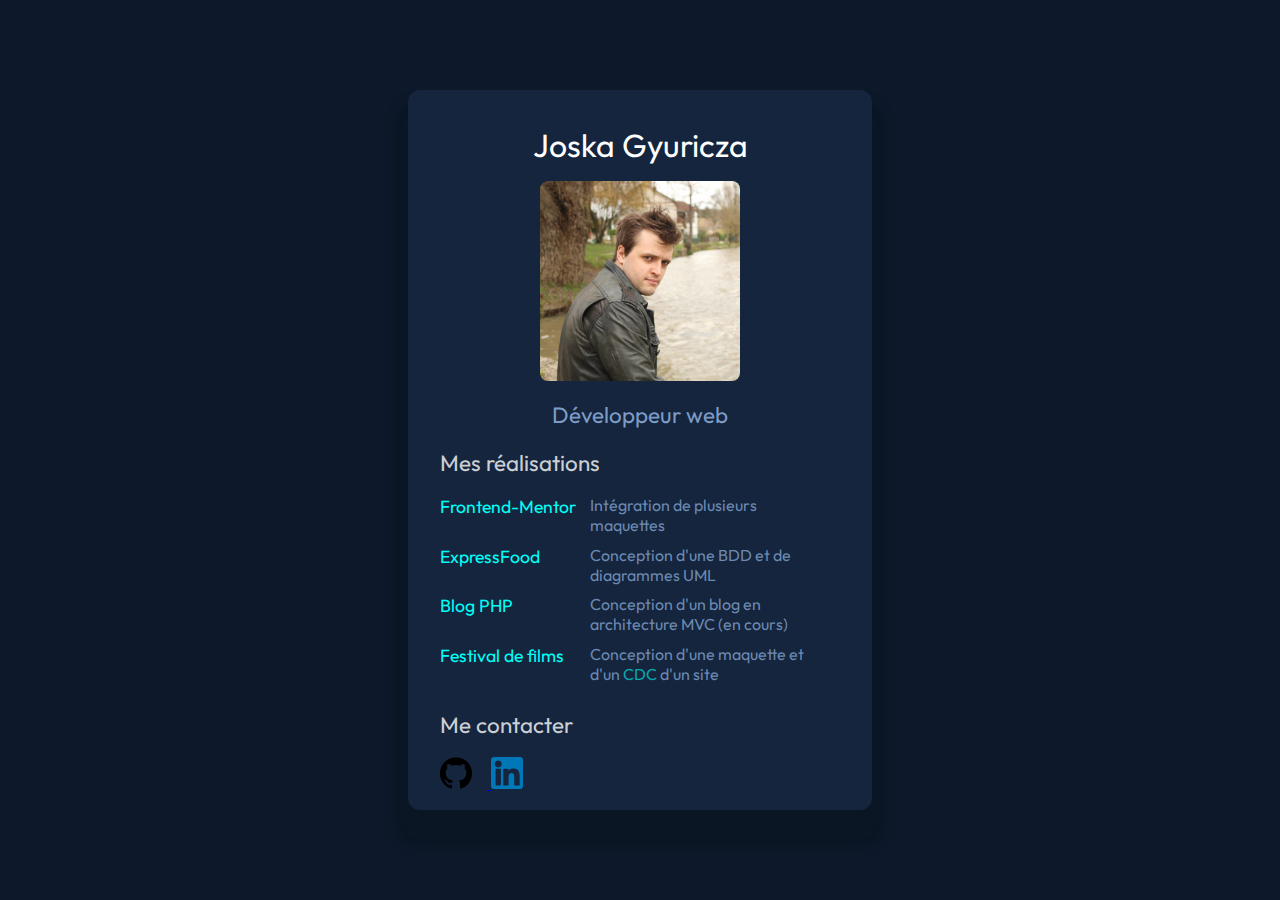
<file: index.html>
<!DOCTYPE html>
<html lang="en">
<head>

    <meta charset="UTF-8">
    <title>Portfolio | Joska Gyuricza</title>
    <link rel="preconnect" href="https://fonts.googleapis.com">
    <link rel="preconnect" href="https://fonts.gstatic.com" crossorigin>
    <link href="https://fonts.googleapis.com/css2?family=Arvo:wght@400;700&display=swap" rel="stylesheet">
    <link rel="preconnect" href="https://fonts.googleapis.com">
    <link rel="preconnect" href="https://fonts.gstatic.com" crossorigin>
    <link href="https://fonts.googleapis.com/css2?family=Outfit:wght@300;400;600&display=swap" rel="stylesheet">
    <link rel="stylesheet" href="style.css">


</head>
<body>

<main>
    <div class="card">
        <div class="card-name">
            Joska Gyuricza
        </div>
        <div class="card-profil-picture">
            <div class="card-overlay">
            </div>
        </div>
        <div class="card-subtitle">Développeur web</div>
        <div class="small-title">
            Mes réalisations
        </div>
        <div class="container">
            <div class="project">
                <div class="link">
                    <a href="frontend-mentor/loopstudios-landing-page-main/index.html">Frontend-Mentor</a>
                </div>
                <div class="project-text">Intégration de plusieurs maquettes</div>
            </div>
            <div class="project">
                <div class="link">
                    <a href="https://github.com/LowkeyCoyote/ExpressFood">ExpressFood</a>
                </div>
                <div class="project-text">Conception d'une BDD et de diagrammes UML</div>
            </div>
            <div class="project">
                <div class="link">
                    <a href="https://github.com/LowkeyCoyote/blogMVC">Blog PHP</a>
                </div>
                <div class="project-text">Conception d'un blog en architecture MVC (en cours)</div>
            </div>
            <div class="project">
                <div class="link">
                    <a href="festival/index.html">Festival de films</a>
                </div>
                <div class="project-text">Conception d'une maquette et d'un <a class="accent"
                                                                               href="https://github.com/LowkeyCoyote/Festival-film/blob/main/cahier_des_charges.pdf">CDC</a>
                    d'un site
                </div>

            </div>
        </div>

        <div class="small-title">Me contacter</div>
        <div class="icon">
            <a href="https://github.com/LowkeyCoyote">
                <img class="icon-social" src="asset/logo-github.png" alt="">
            </a>
            <a href="https://www.linkedin.com/in/joska-gyuricza-41184b211/">
                <img class="icon-social" src="asset/linkedin.png" alt="">
            </a>
        </div>
    </div>
</main>


</body>
</html>
</file>
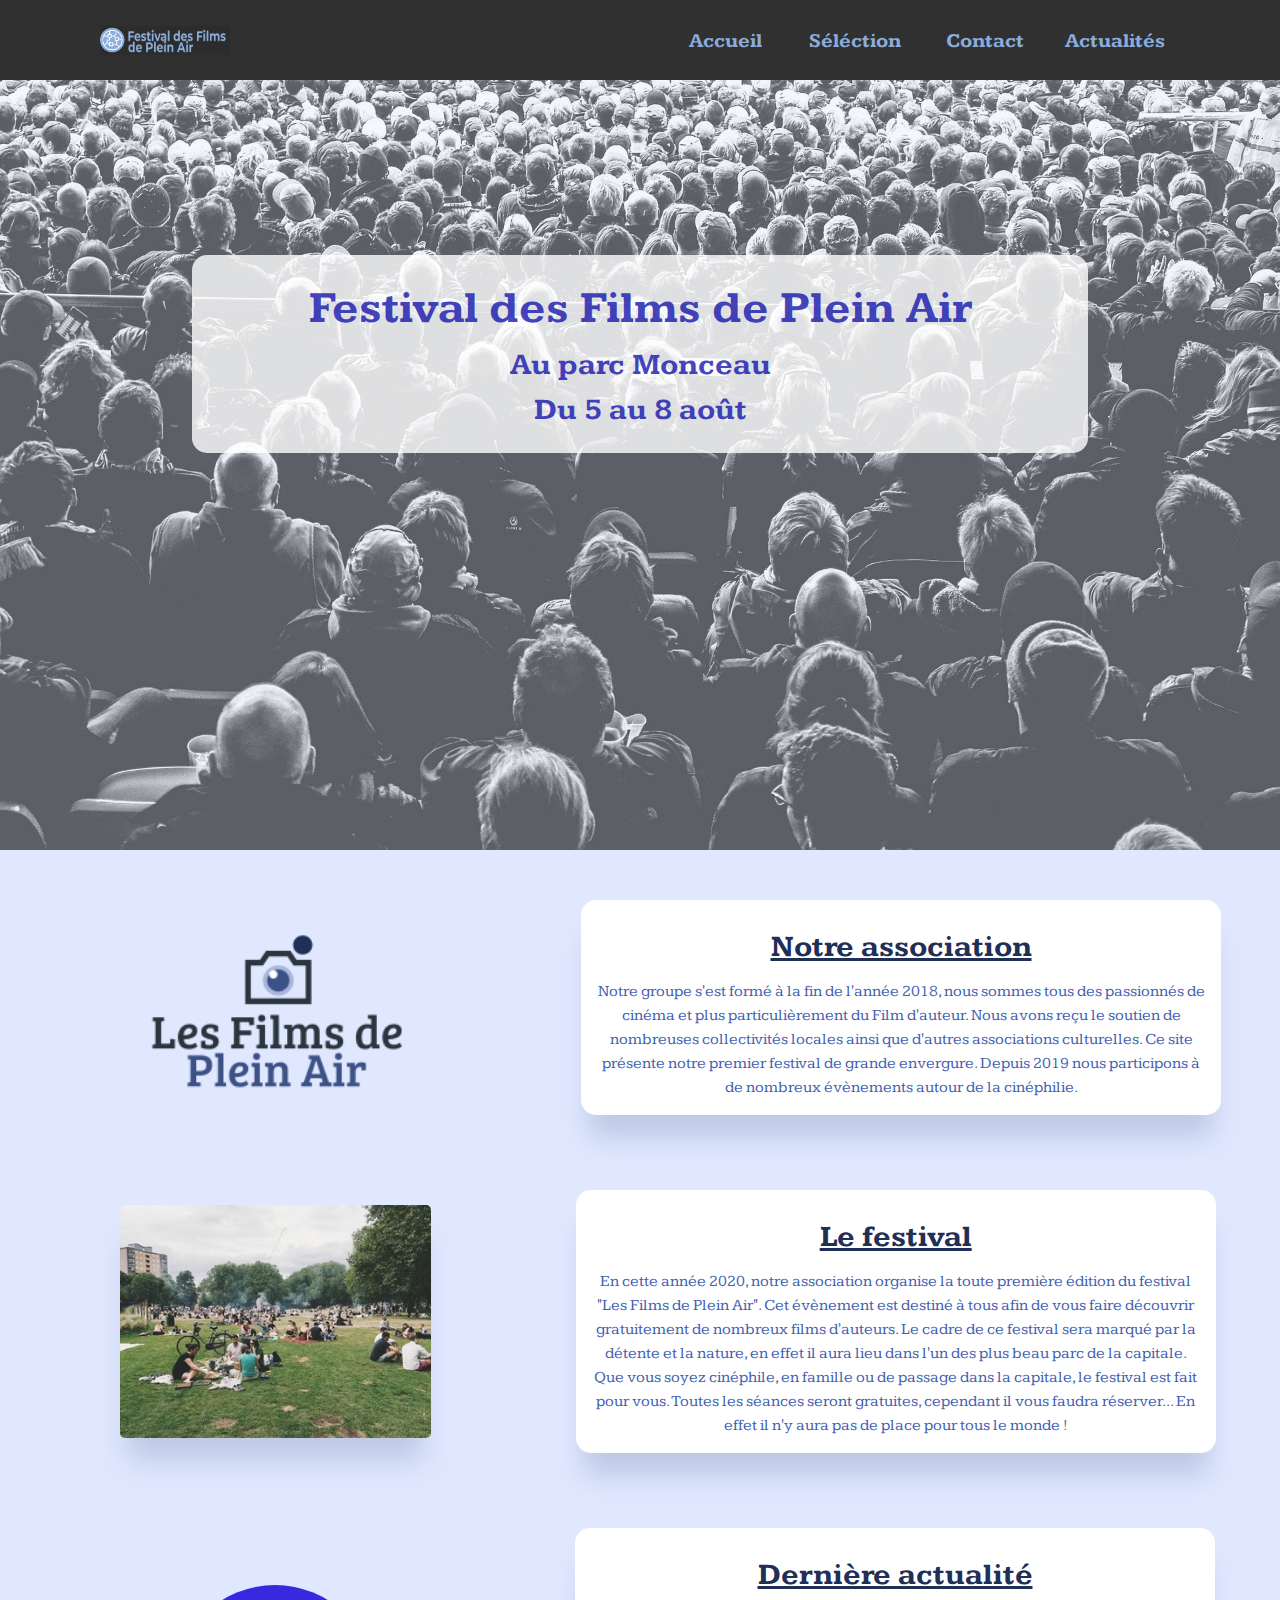
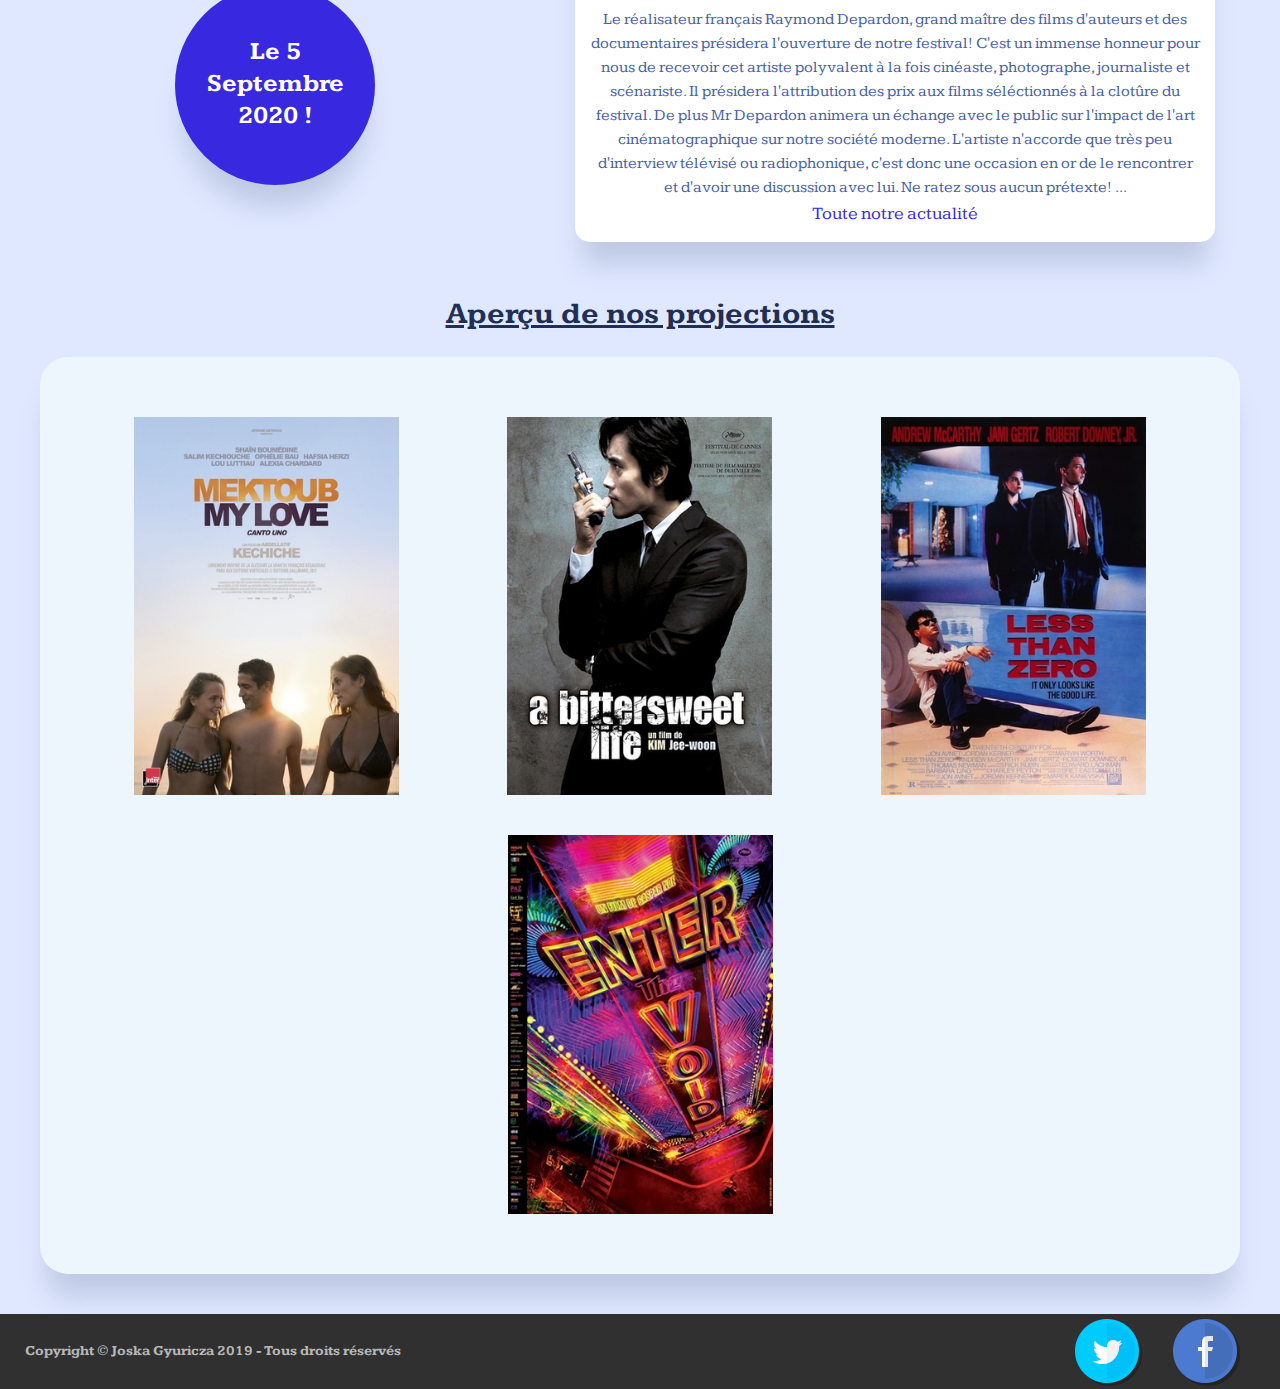
<file: festival/index.html>
<!DOCTYPE html>
<html lang="fr">
<head>
    <meta charset="utf-8">
    <meta name="viewport" content="width=device-width, initial-scale=1">
    <link rel="preconnect" href="https://fonts.googleapis.com">
    <link rel="preconnect" href="https://fonts.gstatic.com" crossorigin>
    <link href="https://fonts.googleapis.com/css2?family=Kameron:wght@400;700&display=swap" rel="stylesheet">
    <link rel="stylesheet"  href="css/reset.css">
    <link rel="stylesheet"   href="css/style_mobile.css">
    <link rel="stylesheet"  media="screen and (min-width: 500px)" href="css/style_tablet.css">
    <link rel="stylesheet"  media="screen and (min-width: 769px)"  href="css/style_V2.css">



    <title>Festival des Films de Plein Air</title>
</head>

<body>

<header class="navbar_complete">

    <a class="navbar_brand" href="index.html"><img src="images/logo/logo_festival2.png" alt="logo du festival"/></a>

    <nav class="navbar_collapse">
        <ul>
            <li><a href="index.html">Accueil</a></li>
            <li><a href="selection.html">Séléction</a></li>
            <li><a href="contact.html">Contact</a></li>
            <li><a href="actualites.html">Actualités</a></li>
        </ul>
    </nav>


</header>



<section class="head_picture">
    <img class="opacity_picture" src="images/logo/header.jpg" alt="image du festival">
    <div id="insert">
        <h1>Festival des Films de Plein Air</h1>
        <h2>Au parc Monceau<br/>Du 5 au 8 août</h2>
    </div>
</section>

<!-- Présentation du festival !-->


<article class="block-test">

    <img class="association_logo" src="images/logo/logo_association.png" alt="logo de l'association"/>

    <div class="block_text">
        <h3 class="title_general">Notre association</h3>
        <p>Notre groupe s'est formé à la fin de l'année 2018,
            nous sommes tous des passionnés de cinéma et plus
            particulièrement du Film d'auteur. Nous avons reçu
            le soutien de nombreuses collectivités locales ainsi que d'autres
            associations culturelles. Ce site présente notre premier
            festival de grande envergure. Depuis 2019 nous
            participons à de nombreux évènements autour de la cinéphilie.

        </p>
    </div>


</article>


<article class="block-test">

    <img class="festival_logo" src="images/logo/logo_event.jpg" alt="logo du festival"/>


    <div class="block_text">

        <h3 class="title_general">Le festival</h3>
        <p>En cette année 2020, notre association organise la toute première édition du festival "Les Films de
            Plein
            Air".
            Cet évènement est destiné à tous afin de vous faire découvrir gratuitement de nombreux films
            d'auteurs.
            Le cadre de ce festival sera marqué par la détente et la nature, en effet il aura lieu dans l'un des
            plus
            beau parc de la capitale. Que vous soyez cinéphile, en famille ou de passage dans la capitale, le
            festival
            est fait pour vous.
            Toutes les séances seront gratuites, cependant il vous faudra réserver... En effet il n'y aura pas de
            place
            pour tous le monde !</p>
    </div>

</article>

<article class="block-test">

    <div class="circle_actu">
        <div class="text">Le 5 Septembre 2020 ! </div>
    </div>


    <div class="block_text">

        <h3 class="title_general">Dernière actualité</h3>
        <p>Le réalisateur français Raymond Depardon, grand maître des films d'auteurs et des documentaires présidera
            l'ouverture de notre festival! C'est un immense honneur pour nous de recevoir cet artiste polyvalent à la
            fois
            cinéaste, photographe, journaliste et scénariste. Il présidera l'attribution des prix aux films
            séléctionnés à
            la clotûre du festival. De plus Mr Depardon animera un échange avec le public sur l'impact de l'art
            cinématographique sur notre société moderne. L'artiste n'accorde que très peu d'interview télévisé ou
            radiophonique, c'est donc une occasion en or de le rencontrer et d'avoir une discussion avec lui. Ne
            ratez
            sous aucun prétexte! ... <br> <a href="actualites.html"> Toute notre actualité </a>
        </p>
    </div>
</article>





<h3 class="title_general">Aperçu de nos projections</h3>

<section class="overview">

    <a class="overview_element" href="info_film.html">
        <img src="images/affiche/mektoub.jpg" alt="mektoub_my_love"/>
    </a>

    <a class="overview_element" href="bittersweet.html">
        <img src="images/affiche/bittersweet_life.jpg" alt="bittersweet_life">
    </a>
    <a class="overview_element" href="info_film.html">
        <img src="images/affiche/less_than_zero.jpg" alt="less_than_zero">
    </a>

    <a class="overview_element" href="info_film.html">
        <img src="images/affiche/enter_the_void.jpg" alt="less_than_zero">
    </a>


</section>
</body>
</html>


<footer class="footer_complete">

    <p class="copyright">Copyright © Joska Gyuricza 2019 - Tous droits réservés</p>
    <div class="footer_social">
        <a href="info_film.html"><img src="images/logo/logo_twitter.png" alt="twitter"></a>
        <a href="info_film.html"><img src="images/logo/logo_fb.png" alt="Facebook"></a>
    </div>


</footer>
</file>
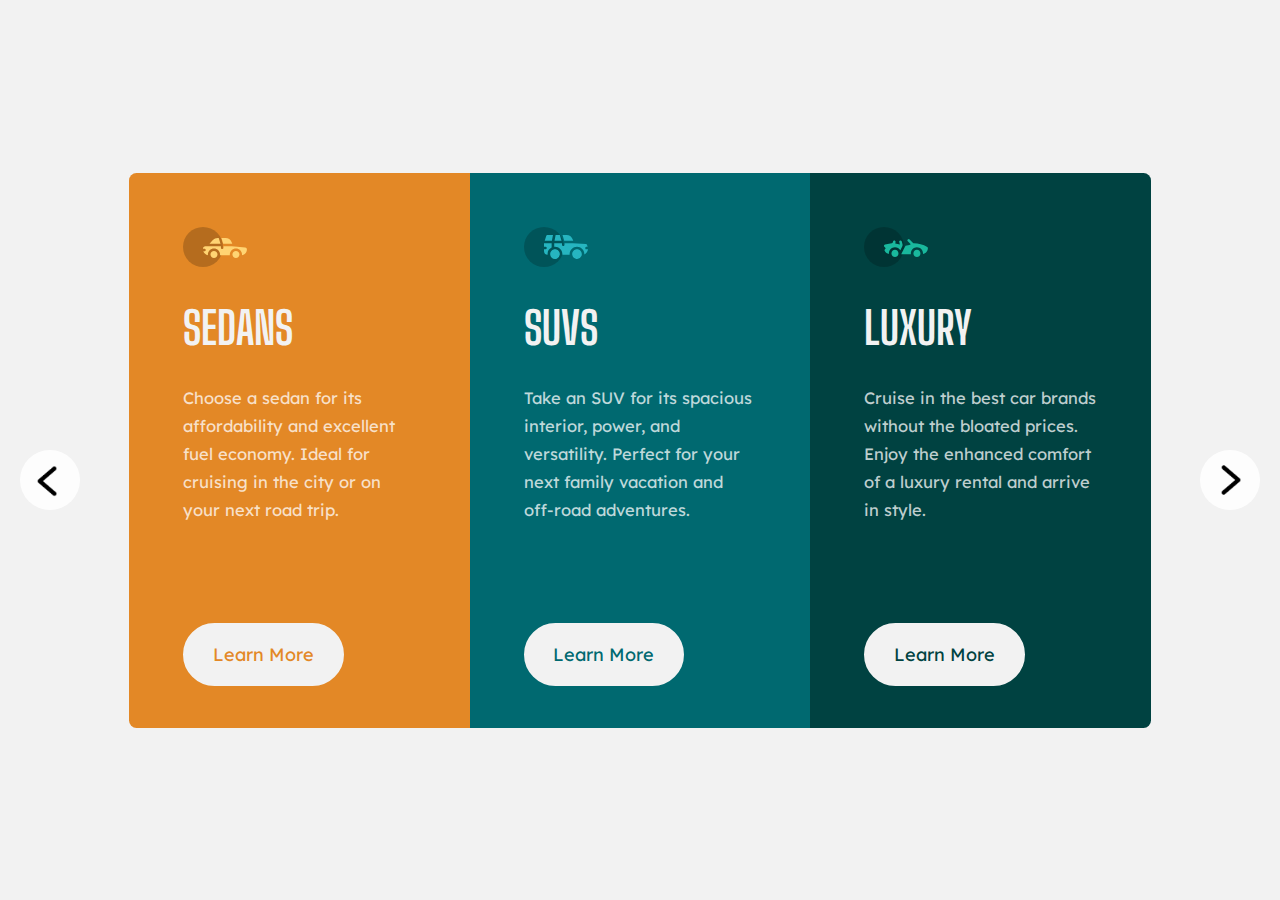
<file: frontend-mentor/3-column-preview-card-component/index.html>
<!DOCTYPE html>
<html lang="en">
<head>
    <meta charset="UTF-8">
    <meta name="viewport" content="width=device-width, initial-scale=1.0">
    <!-- displays site properly based on user's device -->

    <link rel="icon" type="image/png" sizes="32x32" href="./images/favicon-32x32.png">
    <link rel="preconnect" href="https://fonts.googleapis.com">
    <link rel="preconnect" href="https://fonts.gstatic.com" crossorigin>
    <link href="https://fonts.googleapis.com/css2?family=Big+Shoulders+Display:wght@700&family=Lexend+Deca&display=swap"
          rel="stylesheet">
    <link rel="stylesheet" href="style.css">
    <link rel="stylesheet" href="../asset/css/arrow.css">
    <title>Frontend Mentor | 3-column preview card component</title>

</head>
<body>

<main>

    <div class="card">
        <div class="column bg-orange">

            <img src="images/icon-sedans.svg" alt="sedans">
            <h2>Sedans</h2>
            <p>Choose a sedan for its affordability and excellent fuel economy. Ideal for cruising in the city
                or on your next road trip.</p>

            <div class="button">
                <a class="orange" href="#">Learn More</a>
            </div>
        </div>
        <div class="column bg-cyan">
            <img src="images/icon-suvs.svg" alt="suvs">
            <h2>SUVs</h2>
            <p>Take an SUV for its spacious interior, power, and versatility. Perfect for your next family vacation
                and off-road adventures.</p>

            <div class="button">
                <a class="cyan" href="#">Learn More</a>
            </div>
        </div>
        <div class="column bg-dark-cyan">
            <img src="images/icon-luxury.svg" alt="luxury">
            <h2>Luxury</h2>
            <p>Cruise in the best car brands without the bloated prices. Enjoy the enhanced comfort of a luxury
                rental and arrive in style.</p>

            <div class="button">
                <a class="dark-cyan" href="#">Learn More</a>
            </div>
        </div>
    </div>



    <div class="absolute-left">
        <a href="../stats-preview-card-component/index.html">
            <img class="my-icon-left" src="../asset/icon/back.png" alt="next">
        </a>
    </div>

    <div class="absolute">
        <a href="../nft-preview-card-component/index.html">
        <img class="my-icon-right" src="../asset/icon/next.png" alt="next">
        </a>
    </div>

</main>
</body>
</html>
</file>
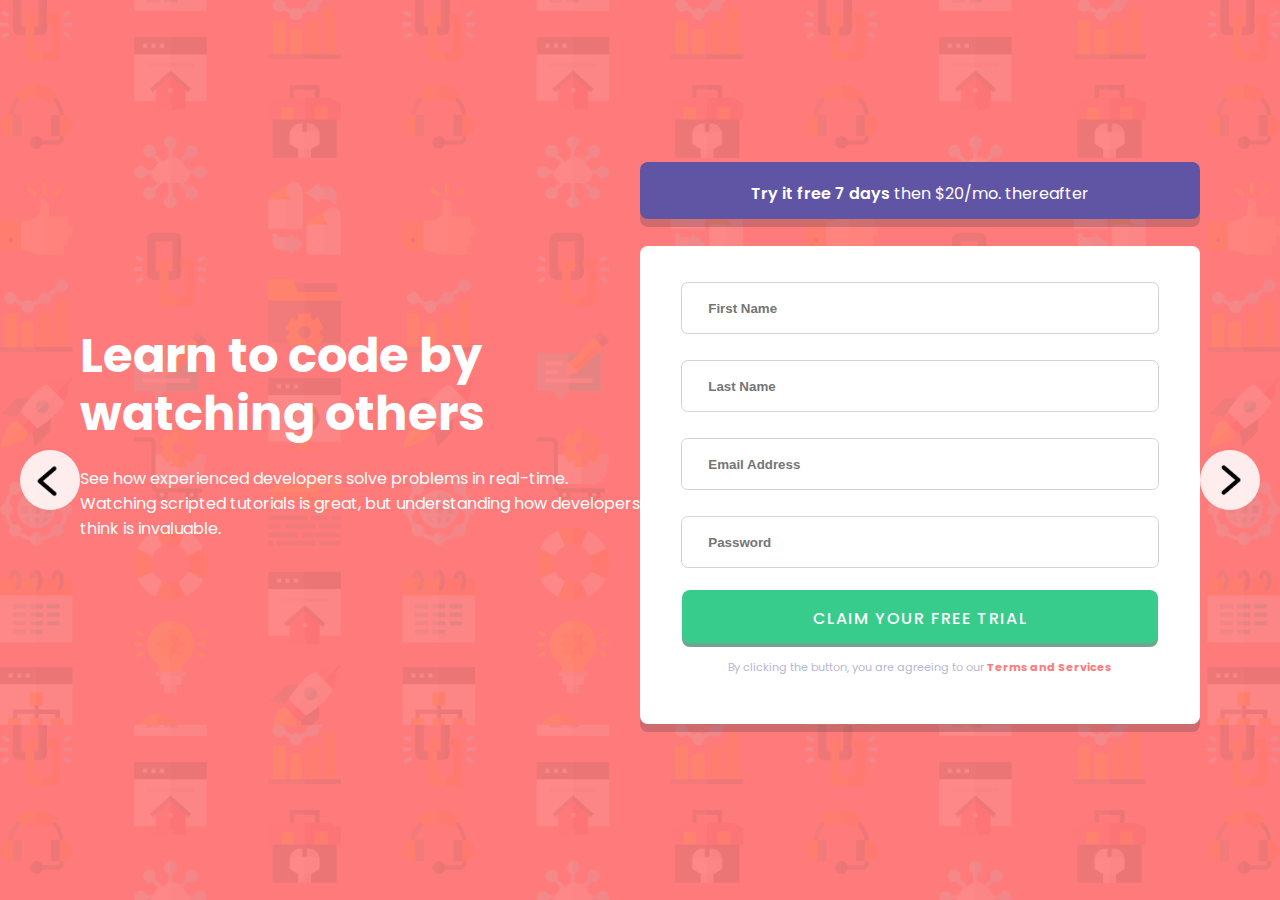
<file: frontend-mentor/intro-component-with-signup-form-master/index.html>
<!DOCTYPE html>
<html lang="en">
<head>
    <meta charset="UTF-8">
    <meta name="viewport" content="width=device-width, initial-scale=1.0">
    <!-- displays site properly based on user's device -->

    <link rel="icon" type="image/png" sizes="32x32" href="./images/favicon-32x32.png">
    <link rel="preconnect" href="https://fonts.googleapis.com">
    <link rel="preconnect" href="https://fonts.gstatic.com" crossorigin>
    <link href="https://fonts.googleapis.com/css2?family=Poppins:wght@400;500;600;700&display=swap" rel="stylesheet">
    <link rel="stylesheet" href="style.css">
    <link rel="stylesheet" href="../asset/css/arrow.css">

    <title>Frontend Mentor | Intro component with sign up form</title>

</head>


<body>
<main>


    <div class="general">

        <div class="content-text">
            <h1>Learn to code by watching others</h1>
            <p>See how experienced developers solve problems in real-time. Watching scripted tutorials is great,
                but understanding how developers think is invaluable.</p>
        </div>

        <div class="content-form">
            <div class="blue-button">
                <span class="bold">Try it free 7 days</span> then $20/mo. thereafter
            </div>

            <form action="#" method="post">

                <label for="firstname">
                    <input type="text" id="firstname" placeholder="First Name">
                </label>
                <div class="error-text">
                    First name can't be empty
                </div>

                <label for="lastname">
                    <input type="text" id="lastname" placeholder="Last Name">
                </label>
                <div class="error-text">
               Last name can't be empty
                </div>

                <label for="email">
                    <input type="email" id="email" placeholder="Email Address">
                </label>
                <div class="error-text">
                Looks like this is not an email
                </div>

                <label for="password">
                    <input type="password" id="password" placeholder="Password">
                </label>
                <div class="error-text">
                Password can't be empty
                </div>

                <div class="green-button">
                    Claim your free trial
                </div>

                <div class="terms">
                    By clicking the button, you are agreeing to our <span class="accent">Terms and Services</span>
                </div>
            </form>
        </div>
    </div>



    <div class="absolute-left">
        <a href="../time-tracking-dashboard-main/index.html">
            <img class="my-icon-left" src="../asset/icon/back.png" alt="back">
        </a>
    </div>

    <div class="absolute">
        <a href="../order-summary-component/index.html">
            <img class="my-icon-right" src="../asset/icon/next.png" alt="next">
        </a>
    </div>

</main>
<script src="main.js"></script>
</body>
</html>
</file>
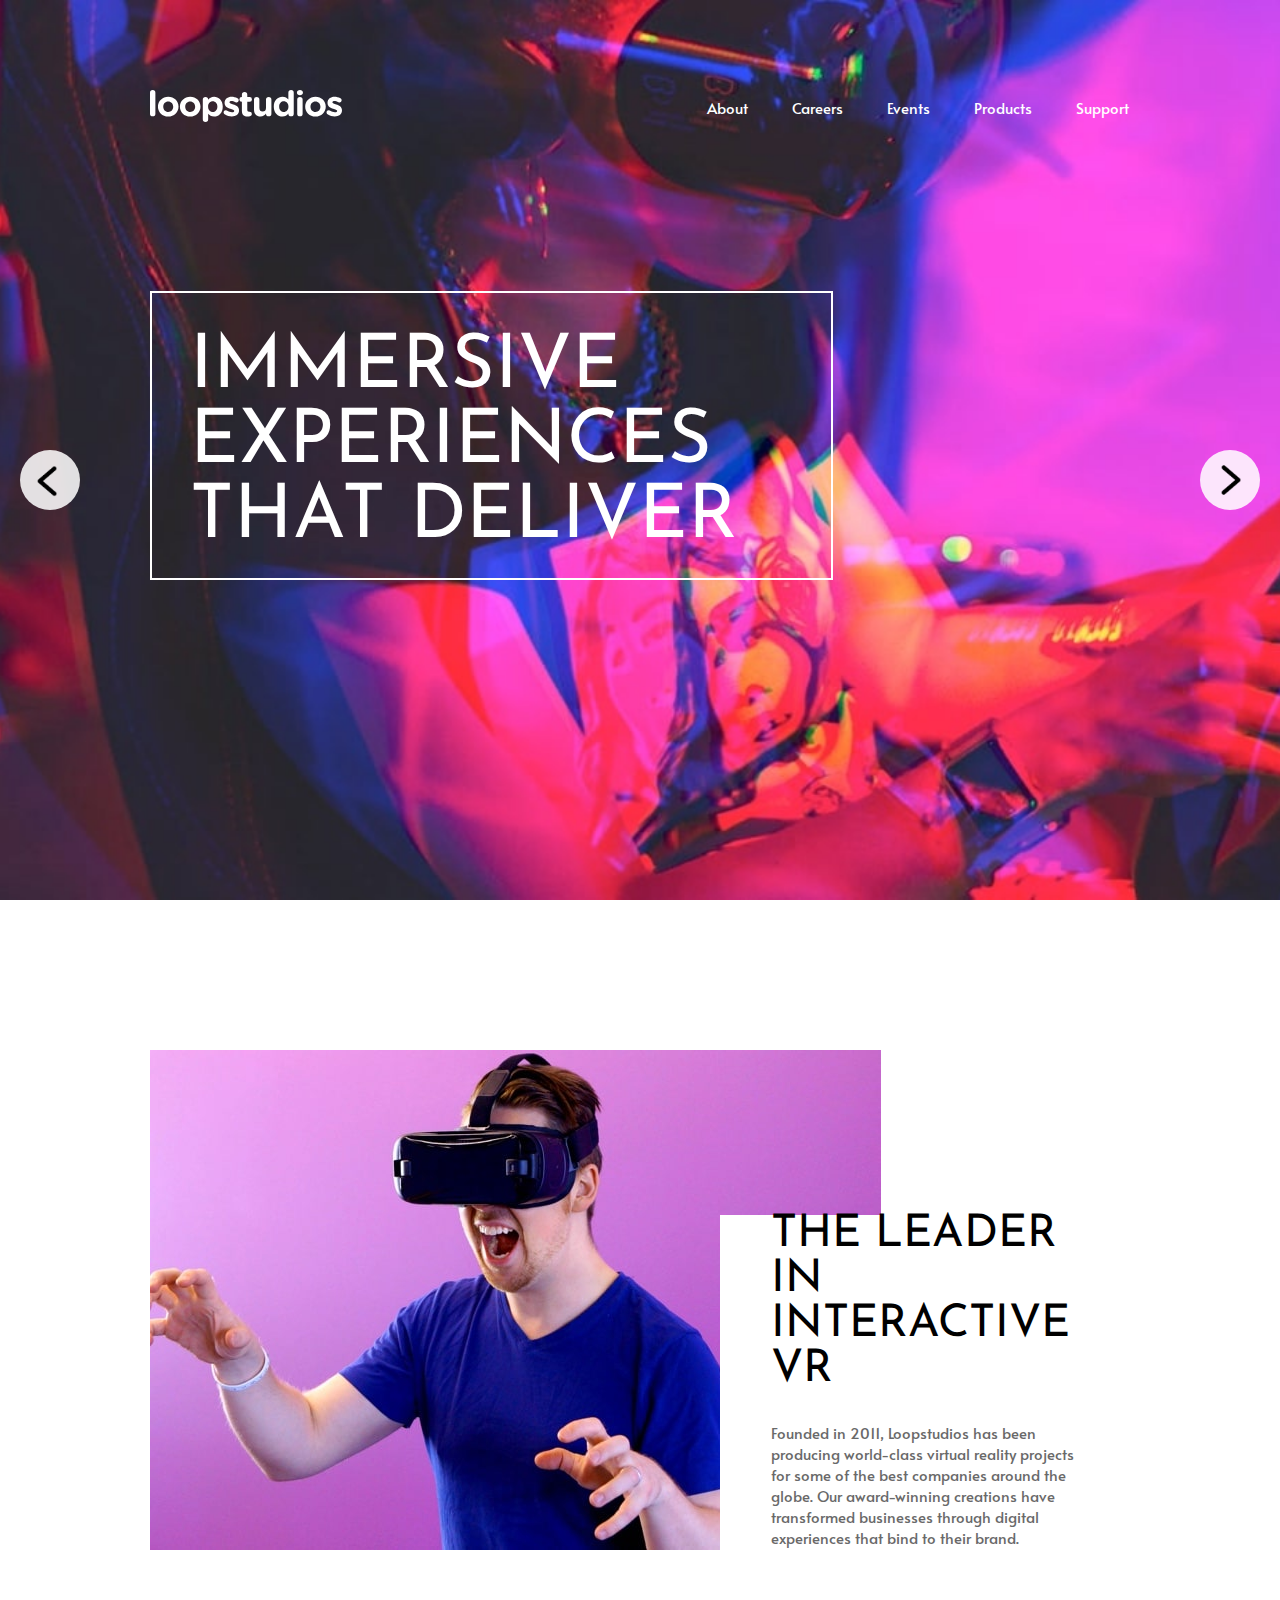
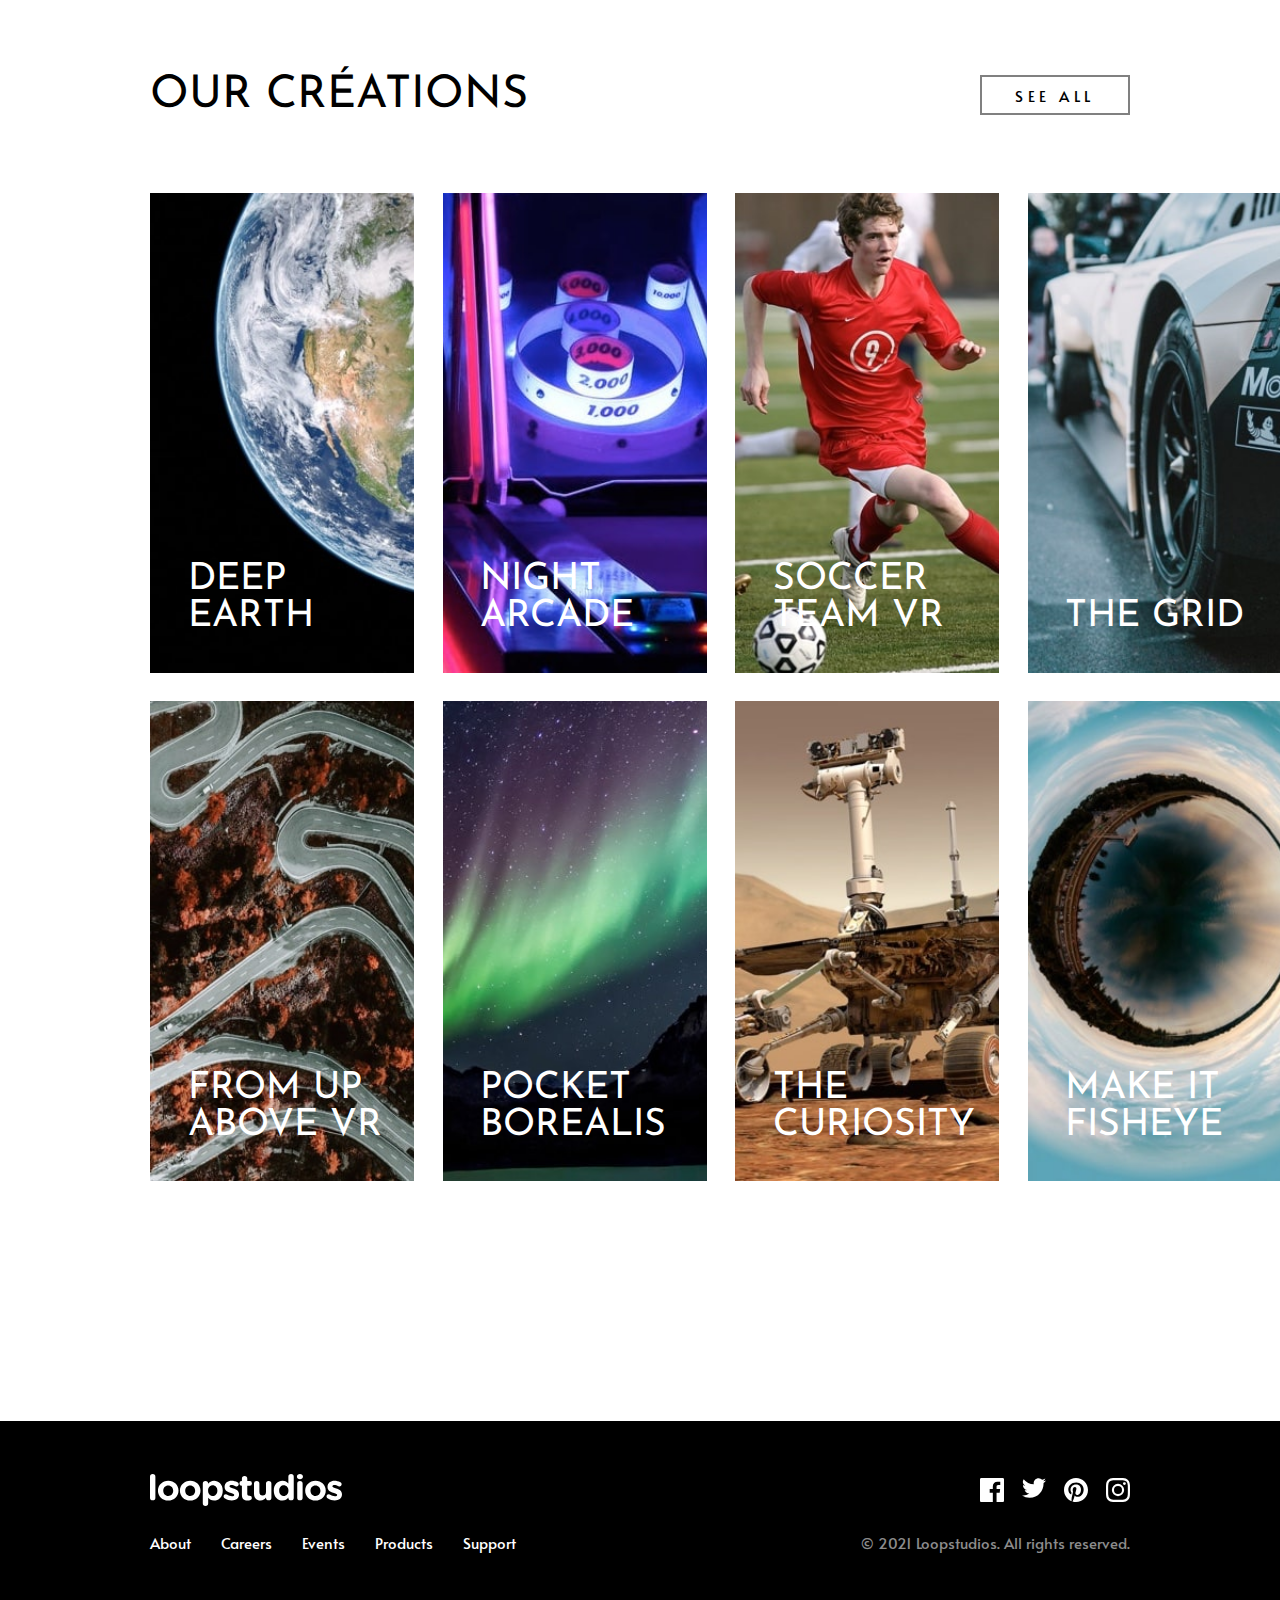
<file: frontend-mentor/loopstudios-landing-page-main/index.html>
<!DOCTYPE html>
<html lang="en">
<head>
    <meta charset="UTF-8">
    <meta name="viewport" content="width=device-width, initial-scale=1.0">
    <!-- displays site properly based on user's device -->

    <link rel="icon" type="image/png" sizes="32x32" href="assets/images/favicon-32x32.png">
    <link rel="preconnect" href="https://fonts.googleapis.com">
    <link rel="preconnect" href="https://fonts.gstatic.com" crossorigin>
    <link href="https://fonts.googleapis.com/css2?family=Alata&family=Josefin+Sans:wght@300&display=swap"
          rel="stylesheet">
    <link rel="stylesheet" href="../asset/css/arrow.css">
    <link rel="stylesheet" href="style.css">

    <title>Frontend Mentor | Loopstudios landing page</title>

</head>
<body>

<section class="hero">

    <header class="hero__header">

        <a href="#" class="navbar-brand">
            <img src="./assets/images/logo.svg" alt="logo">
        </a>
        <nav class="navbar">
            <ul class="navbar__links">
                <a class="navbar-brand active"><img src="./assets/images/logo.svg" alt="logo"></a>

                <li class="navbar__link home_link first"><a href="#">About</a></li>
                <li class="navbar__link second"><a href="#">Careers </a></li>
                <li class="navbar__link third"><a href="#">Events </a></li>
                <li class="navbar__link fourth"><a href="#">Products </a></li>
                <li class="navbar__link fifth"><a href="#">Support</a></li>
            </ul>

            <button class="burger">
                <span class="bar"></span>
            </button>
        </nav>
    </header>

    <div class="hero__title">
        Immersive experiences that deliver
    </div>
</section>


<main>
    <div class="first-section">
        <div class="img-first-section">
            <img src="assets/images/desktop/image-interactive.jpg" alt="interactive">
        </div>

        <div class="img-first-section-mobile">
            <img src="assets/images/mobile/image-interactive.jpg" alt="interactive">
        </div>

        <div class="text-first-section">
            <div class="block-text">
                <h2 class="title-main">The leader in interactive VR
                </h2>
                <p>Founded in 2011, Loopstudios has been producing world-class virtual reality
                    projects for some of the best companies around the globe. Our award-winning
                    creations have transformed businesses through digital experiences that bind
                    to their brand.</p>
            </div>

        </div>
    </div>

    <div class="grid-title">
        <div class="title-main">Our Créations</div>
        <div class="button">SEE ALL</div>
    </div>

    <div class="main-grid">
        <div class="g-1 card-desktop">
            <div class="card-title">
                Deep Earth
            </div>
        </div>

        <div class="g-1-m card-mobile">
            <div class="card-title">
                Deep Earth
            </div>
        </div>

        <div class="g-2 card-desktop">
            <div class="card-title">
                Night Arcade
            </div>
        </div>

        <div class="g-2-m card-mobile">
            <div class="card-title">
                Night Arcade
            </div>
        </div>

        <div class="g-3 card-desktop">
            <div class="card-title">
                Soccer Team VR
            </div>
        </div>

        <div class="g-3-m card-mobile">
            <div class="card-title">
                Soccer Team VR
            </div>
        </div>

        <div class="g-4 card-desktop">
            <div class="card-title">
                The Grid
            </div>
        </div>

        <div class="g-4-m card-mobile">
            <div class="card-title">
                The Grid
            </div>
        </div>


        <div class="g-5 card-desktop">
            <div class="card-title">
                From up above VR
            </div>
        </div>


        <div class="g-5-m card-mobile">
            <div class="card-title">
                From up above VR
            </div>
        </div>

        <div class="g-6 card-desktop">
            <div class="card-title">
                Pocket borealis
            </div>
        </div>


        <div class="g-6-m card-mobile">
            <div class="card-title">
                Pocket borealis
            </div>
        </div>
        <div class="g-7 card-desktop">
            <div class="card-title">
                The curiosity
            </div>
        </div>

        <div class="g-7-m card-mobile">
            <div class="card-title">
                The curiosity
            </div>
        </div>

        <div class="g-8 card-desktop">
            <div class="card-title">
                Make it fisheye
            </div>
        </div>

        <div class="g-8-m card-mobile">
            <div class="card-title">
                Make it fisheye
            </div>
        </div>
    </div>

    <div class="grid-title">
        <div class="button-mobile">
            See all
        </div>
    </div>
</main>

<footer>
    <div class="footer-desktop">
        <div class="row">
            <div>
                <a href="#" class="navbar-brand">
                    <img src="./assets/images/logo.svg" alt="logo">
                </a>
            </div>

            <div class="list-icons">
                <a href="#"><img src="assets/images/icon-facebook.svg" alt="facebook"></a>
                <a href="#"><img src="assets/images/icon-twitter.svg" alt="twitter"></a>
                <a href="#"><img src="assets/images/icon-pinterest.svg" alt="pinterest"></a>
                <a href="#"><img src="assets/images/icon-instagram.svg" alt="instagram"></a>
            </div>

        </div>

        <div class="row">

            <ul class="footer__links">
                <a class="navbar-brand active"><img src="./assets/images/logo.svg" alt="logo"></a>

                <li class="footer__link "><a href="#">About</a></li>
                <li class="footer__link "><a href="#">Careers </a></li>
                <li class="footer__link "><a href="#">Events </a></li>
                <li class="footer__link "><a href="#">Products </a></li>
                <li class="footer__link "><a href="#">Support</a></li>
            </ul>
            <div class="copyrights">
                © 2021 Loopstudios. All rights reserved.
            </div>
        </div>
    </div>

    <div class="footer-mobile">
        <a href="#" class="navbar-brand">
            <img src="./assets/images/logo.svg" alt="logo">
        </a>
        <ul class="footer__links">
            <a class="navbar-brand active"><img src="./assets/images/logo.svg" alt="logo"></a>

            <li class="footer__link home_link first"><a href="#">About</a></li>
            <li class="footer__link second"><a href="#">Careers </a></li>
            <li class="footer__link third"><a href="#">Events </a></li>
            <li class="footer__link fourth"><a href="#">Products </a></li>
            <li class="footer__link fifth"><a href="#">Support</a></li>
        </ul>

        <div class="list-icons">
            <img src="assets/images/icon-facebook.svg" alt="facebook">
            <img src="assets/images/icon-twitter.svg" alt="twitter">
            <img src="assets/images/icon-pinterest.svg" alt="pinterest">
            <img src="assets/images/icon-instagram.svg" alt="instagram">
        </div>
        <div class="copyrights">
            © 2021 Loopstudios. All rights reserved.
        </div>
    </div>

</footer>

<div class="absolute-left">
    <a href="../nft-preview-card-component/index.html">
        <img class="my-icon-left" src="../asset/icon/back.png" alt="back">
    </a>
</div>

<div class="absolute">
    <a href="../time-tracking-dashboard-main/index.html">
        <img class="my-icon-right" src="../asset/icon/next.png" alt="next">
    </a>
</div>

<script src="assets/js/app.js"></script>
</body>
</html>
</file>
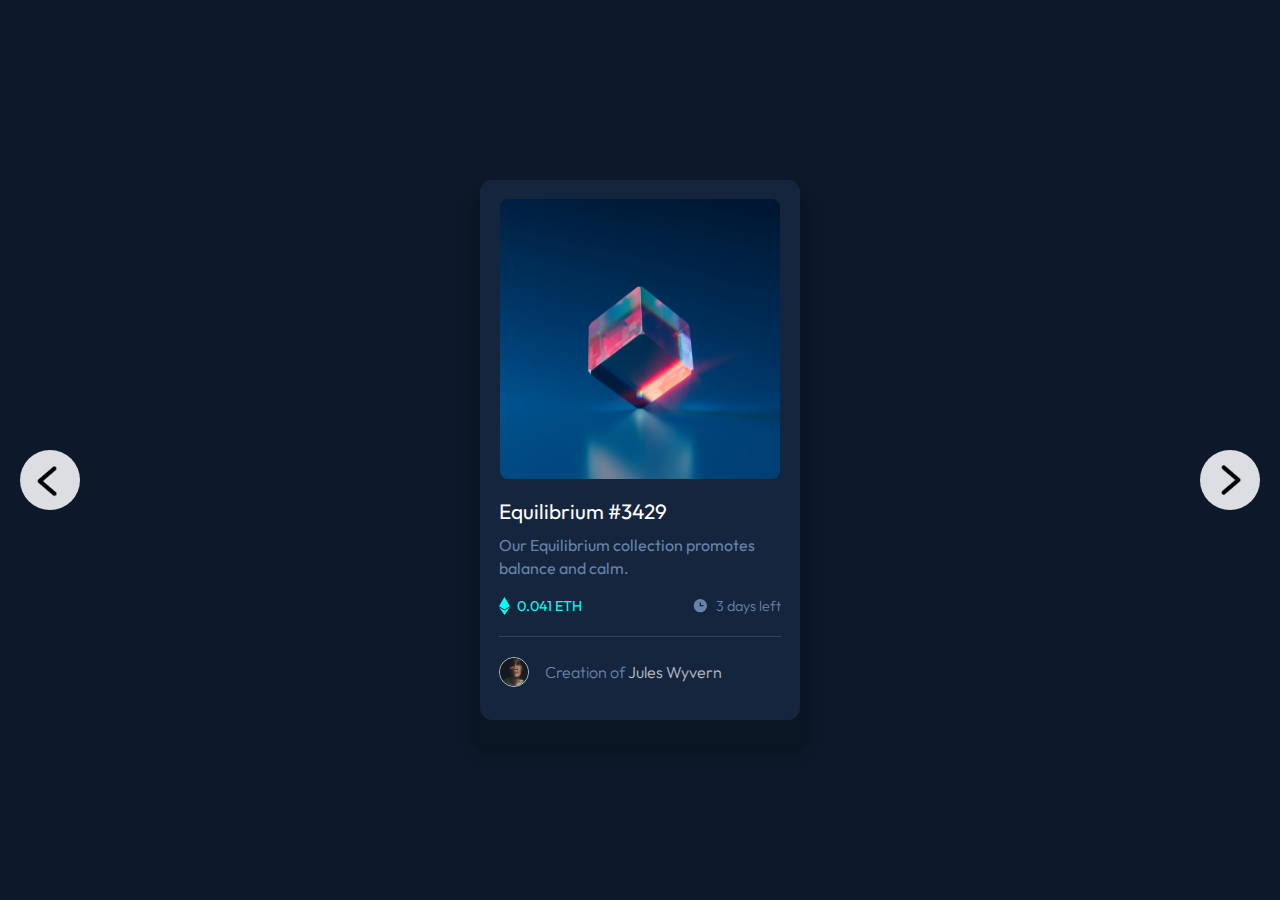
<file: frontend-mentor/nft-preview-card-component/index.html>
<!DOCTYPE html>
<html lang="en">
<head>
    <meta charset="UTF-8">
    <meta name="viewport" content="width=device-width, initial-scale=1.0">
    <!-- displays site properly based on user's device -->

    <link rel="icon" type="image/png" sizes="32x32" href="./images/favicon-32x32.png">

    <link rel="preconnect" href="https://fonts.googleapis.com">
    <link rel="preconnect" href="https://fonts.gstatic.com" crossorigin>
    <link href="https://fonts.googleapis.com/css2?family=Outfit:wght@300;400;600&display=swap" rel="stylesheet">
    <link rel="stylesheet" href="style.css">
    <link rel="stylesheet" href="../asset/css/arrow.css">


    <title>Frontend Mentor | NFT preview card component</title>

</head>
<body>

<main>
    <div class="card">

        <div class="card-img">
            <a class="card-overlay"><img src="images/icon-view.svg" alt=""></a>
        </div>
        <div class="card-title">
            Equilibrium #3429
        </div>
        <div class="card-subtitle">
            Our Equilibrium collection promotes balance and calm.
        </div>
        <div class="card-row">
            <div class="card-eth">
                <p><img src="images/icon-ethereum.svg" alt="eth">
                    0.041 ETH </p>
            </div>
            <div class="card-timer">
                <p><img src="images/icon-clock.svg" alt="clock">
                    3 days left</p>
            </div>
        </div>
        <hr/>
        <div class="card-signature">
            <img src="images/image-avatar.png" alt="avatar">
            Creation of <span class="card-name">Jules Wyvern</span>
        </div>
    </div>


    <div class="absolute-left">
        <a href="../3-column-preview-card-component/index.html">
            <img class="my-icon-left" src="../asset/icon/back.png" alt="back">
        </a>
    </div>

    <div class="absolute">
        <a href="../loopstudios-landing-page-main/index.html">
            <img class="my-icon-right" src="../asset/icon/next.png" alt="next">
        </a>
    </div>




</main>
</body>
</html>
</file>
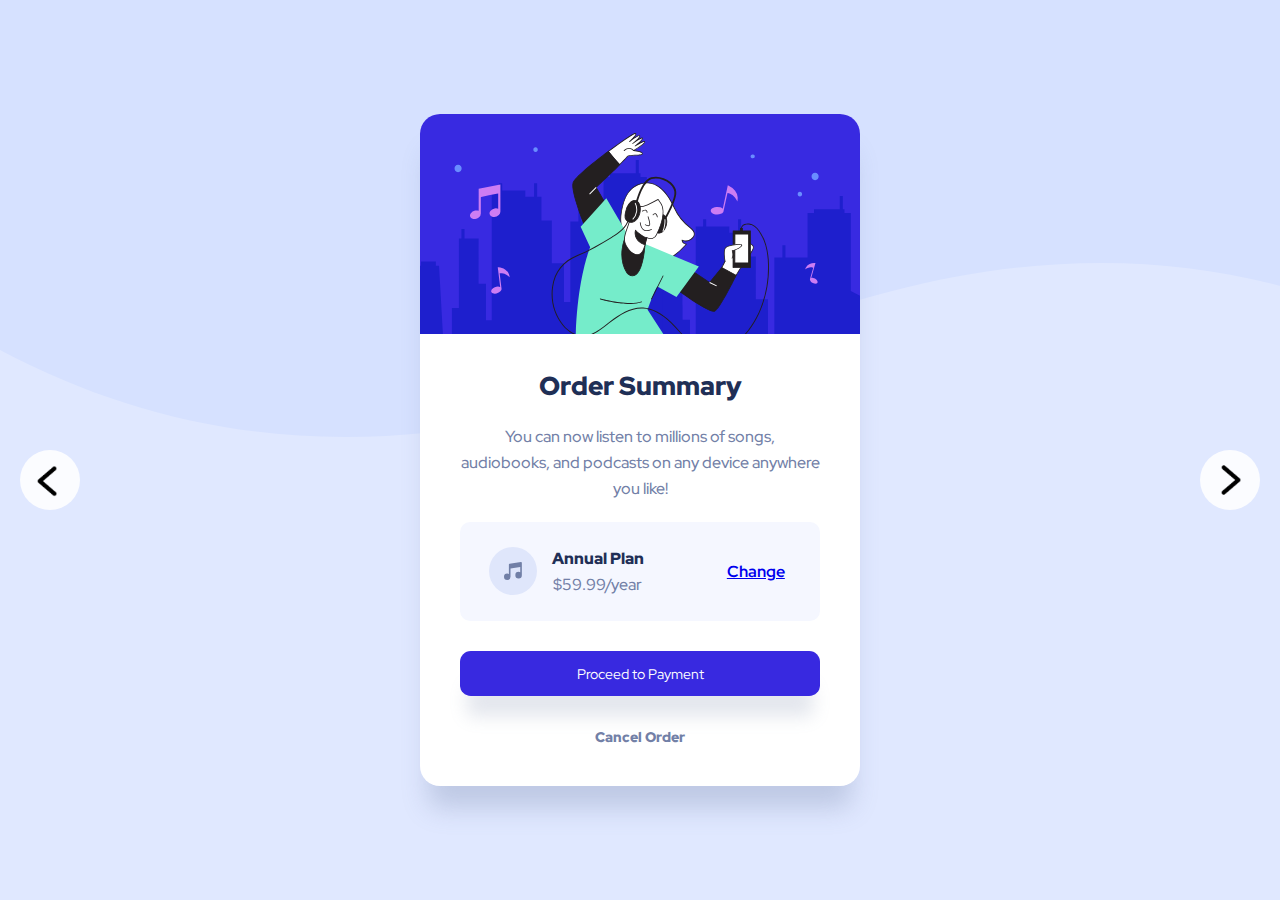
<file: frontend-mentor/order-summary-component/index.html>
<!DOCTYPE html>
<html lang="en">
<head>
    <meta charset="UTF-8">
    <meta name="viewport" content="width=device-width, initial-scale=1.0">
    <!-- displays site properly based on user's device -->
    <link rel="stylesheet" href="style.css">
    <link rel="stylesheet" href="../asset/css/arrow.css">
    <link rel="icon" type="image/png" sizes="32x32" href="./images/favicon-32x32.png">
    <link rel="preconnect" href="https://fonts.googleapis.com">
    <link rel="preconnect" href="https://fonts.gstatic.com" crossorigin>
    <link href="https://fonts.googleapis.com/css2?family=Red+Hat+Display:wght@500;700;900&display=swap"
          rel="stylesheet">

    <title>Frontend Mentor | Order summary card</title>

    <!-- Feel free to remove these styles or customise in your own stylesheet 👍 -->
    <style>
        .attribution {
            font-size: 11px;
            text-align: center;
        }

        .attribution a {
            color: hsl(228, 45%, 44%);
        }
    </style>
</head>
<body>

<img class="bg-desk" src="images/pattern-background-desktop.svg" alt="Background">
<img class="bg-mobile" src="images/pattern-background-mobile.svg" alt="Background">

<main>
    <div class="card">

        <header class="card-hero">
            <img src="images/illustration-hero.svg" alt="hero">
        </header>

        <div class="card-content">

            <div class="card-title">
                Order Summary
            </div>
            <div class="card-text">
                You can now listen to millions of songs, audiobooks, and podcasts on any
                device anywhere you like!
            </div>

            <div class="card-plan">

                <img class="card-plan__logo" src="images/icon-music.svg" alt="icon music">

                <div class="card-plan__column">
                    <div class="card-plan__annual">
                        Annual Plan
                    </div>
                    <div class="card-plan__price">
                        $59.99/year
                    </div>
                </div>
                <div class="card-link">
                    <a class="link" href="#">Change</a>
                </div>

            </div>
            <a class="btn btn-payment" href="#">Proceed to Payment</a>
            <a class="btn btn-cancel" href="#">Cancel Order</a>
        </div>
    </div>

    <div class="absolute-left">
        <a href="../intro-component-with-signup-form-master/index.html">
            <img class="my-icon-left" src="../asset/icon/back.png" alt="next">
        </a>
    </div>

    <div class="absolute">
        <a href="../stats-preview-card-component/index.html">
            <img class="my-icon-right" src="../asset/icon/next.png" alt="next">
        </a>
    </div>
</main>


</body>
</html>
</file>
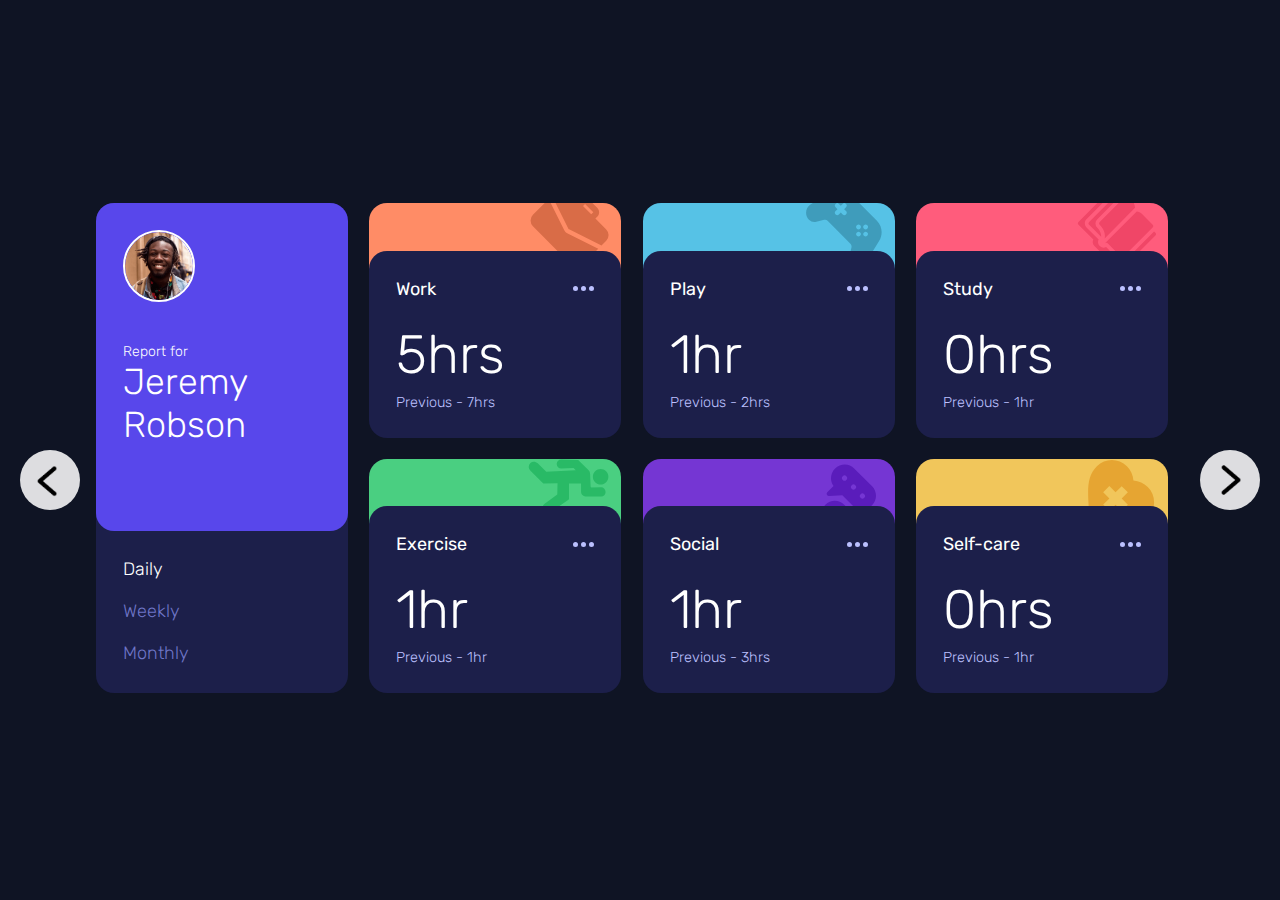
<file: frontend-mentor/time-tracking-dashboard-main/index.html>
<!DOCTYPE html>
<html lang="en">
<head>
    <meta charset="UTF-8">
    <meta name="viewport" content="width=device-width, initial-scale=1.0">
    <!-- displays site properly based on user's device -->

    <link rel="icon" type="image/png" sizes="32x32" href="./images/favicon-32x32.png">
    <link rel="preconnect" href="https://fonts.googleapis.com">
    <link rel="preconnect" href="https://fonts.gstatic.com" crossorigin>
    <link href="https://fonts.googleapis.com/css2?family=Rubik:wght@300;400;500&display=swap" rel="stylesheet">
    <link rel="stylesheet" href="style.css">
    <link rel="stylesheet" href="../asset/css/arrow.css">
    <title>Frontend Mentor | Time tracking dashboard</title>

</head>
<body>
<main>

    <div class="dashboard">
        <div class="profil">
            <div class="profil-card">
                <img src="images/image-jeremy.png" alt="profil">

                <div class="profil-col">
                    <div class="subtitle">
                        Report for
                    </div>
                    <h1>
                        Jeremy Robson
                    </h1>
                </div>
            </div>
            <div class="date-row">
                <div class="date daily active">Daily</div>
                <div class="date weekly">Weekly</div>
                <div class="date monthly">Monthly</div>
            </div>
        </div>


        <div class="work">
            <div class="card">
                <div class="top-line">
                    <p class="activity">Work</p>
                    <img src="images/icon-ellipsis.svg" alt="ellipsis">
                </div>
                <div class="bottom-line">
                    <p class="current">5hrs</p>
                    <p class="previous">Previous - 7hrs</p>
                </div>
            </div>
        </div>

        <div class="play">
            <div class="card">
                <div class="top-line">
                    <p class="activity">Play</p>
                    <img src="images/icon-ellipsis.svg" alt="ellipsis">
                </div>
                <div class="bottom-line">
                    <p class="current">1hr</p>
                    <p class="previous">Previous - 2hrs</p>
                </div>
            </div>
        </div>

        <div class="study">
            <div class="card">
                <div class="top-line">
                    <p class="activity">Study</p>
                    <img src="images/icon-ellipsis.svg" alt="ellipsis">
                </div>
                <div class="bottom-line">
                    <p class="current">0hrs</p>
                    <p class="previous">Previous - 1hr</p>
                </div>
            </div>
        </div>

        <div class="exercise">
            <div class="card">
                <div class="top-line">
                    <p class="activity">Exercise</p>
                    <img src="images/icon-ellipsis.svg" alt="ellispsis">
                </div>
                <div class="bottom-line">
                    <p class="current">1hr</p>
                    <p class="previous">Previous - 1hr</p>
                </div>
            </div>
        </div>

        <div class="social">
            <div class="card">
                <div class="top-line">
                    <p class="activity">Social</p>
                    <img src="images/icon-ellipsis.svg" alt="ellispsis">
                </div>
                <div class="bottom-line">
                    <p class="current">1hr</p>
                    <p class="previous">Previous - 3hrs</p>
                </div>
            </div>
        </div>

        <div class="self-care">
            <div class="card">
                <div class="top-line">
                    <p class="activity">Self-care</p>
                    <img src="images/icon-ellipsis.svg" alt="ellispsis">
                </div>
                <div class="bottom-line">
                    <p class="current">0hrs</p>
                    <p class="previous">Previous - 1hr </p>
                </div>
            </div>
        </div>
    </div>
</main>


<div class="absolute-left">
    <a href="../loopstudios-landing-page-main/index.html">
        <img class="my-icon-left" src="../asset/icon/back.png" alt="back">
    </a>
</div>

<div class="absolute">
    <a href="../intro-component-with-signup-form-master/index.html">
        <img class="my-icon-right" src="../asset/icon/next.png" alt="next">
    </a>
</div>


<script src="App.js"></script>
</body>
</html>
</file>
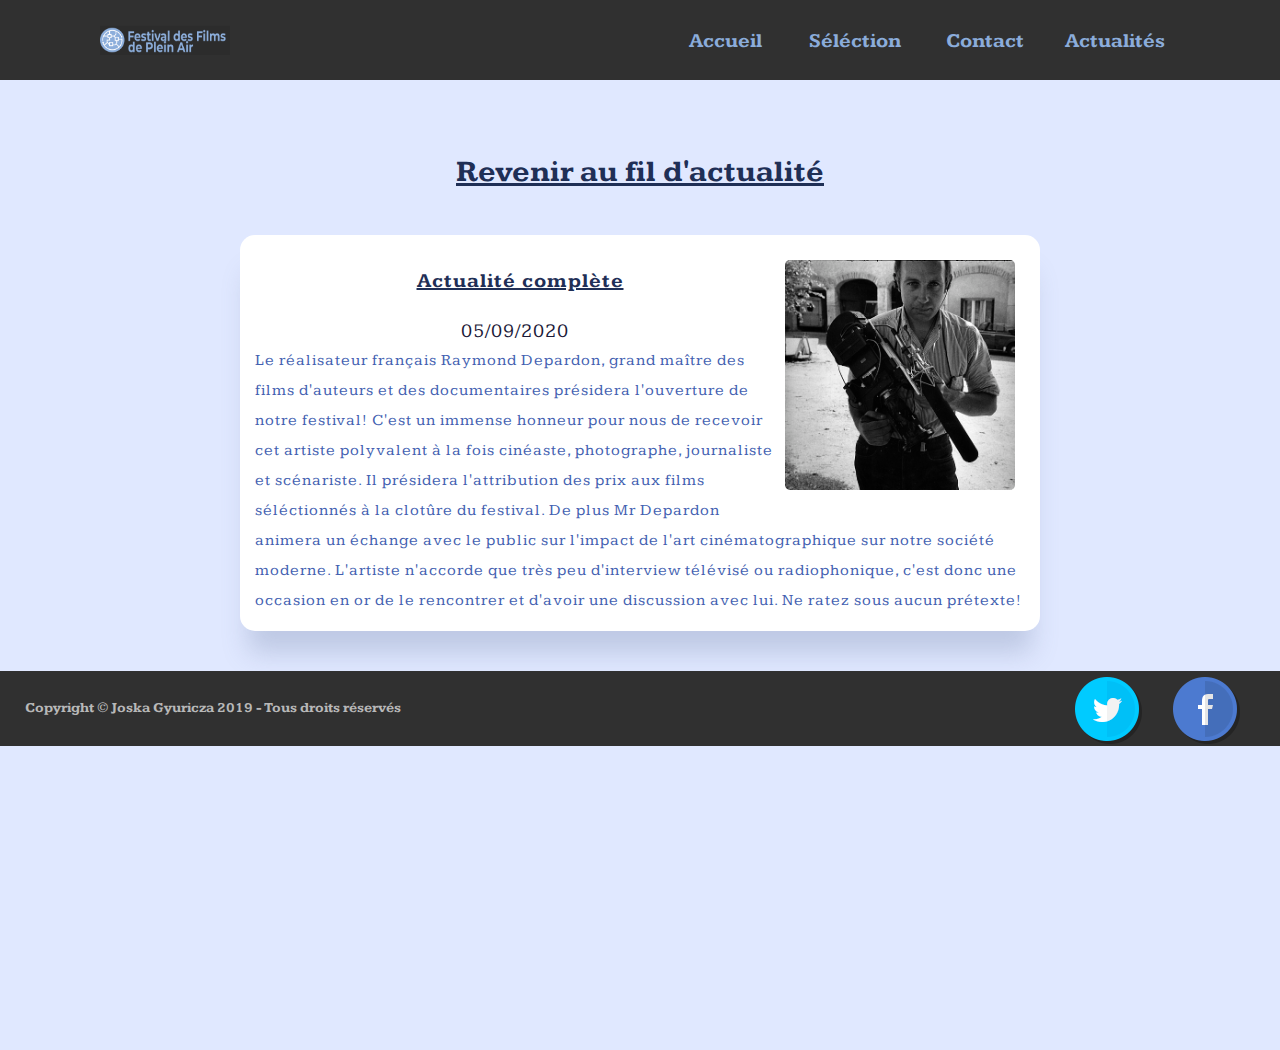
<file: festival/actu_specifique.html>
<!DOCTYPE html>
<html lang="fr">
<head>
    <meta charset="utf-8">
    <meta name="viewport" content="width=device-width, initial-scale=1">
    <link rel="preconnect" href="https://fonts.googleapis.com">
    <link rel="preconnect" href="https://fonts.gstatic.com" crossorigin>
    <link href="https://fonts.googleapis.com/css2?family=Kameron:wght@400;700&display=swap" rel="stylesheet">
    <link rel="stylesheet"  href="css/reset.css">
    <link rel="stylesheet"   href="css/style_mobile.css">
    <link rel="stylesheet"  media="screen and (min-width: 500px)" href="css/style_tablet.css">
    <link rel="stylesheet"  media="screen and (min-width: 769px)"  href="css/style_V2.css">



    <title>Actualité</title>
</head>

<body>

<header class="navbar_complete">

    <a class="navbar_brand" href="index.html"><img src="images/logo/logo_festival2.png" alt="logo du festival"/></a>

    <nav class="navbar_collapse">
        <ul>
            <li><a href="index.html">Accueil</a></li>
            <li><a href="selection.html">Séléction</a></li>
            <li><a href="contact.html">Contact</a></li>
            <li><a href="actualites.html">Actualités</a></li>
        </ul>
    </nav>


</header>




<nav class="title_page">
    <a href="actualites.html">Revenir au fil d'actualité</a>
</nav>
<article class="block-news">
    <img class="picture_article_specific" src="images/image_actu/raymond.jpeg" alt="Raymond Depardon"/>
    <div class="text_article">
        <h3 class="title_general">Actualité complète</h3>
        <h4 class="subtitle">05/09/2020</h4>
        <p>Le réalisateur français Raymond Depardon, grand maître des films d'auteurs et des documentaires présidera
            l'ouverture de notre festival! C'est un immense honneur pour nous de recevoir cet artiste polyvalent à la
            fois
            cinéaste, photographe, journaliste et scénariste. Il présidera l'attribution des prix aux films
            séléctionnés à
            la clotûre du festival. De plus Mr Depardon animera un échange avec le public sur l'impact de l'art
            cinématographique sur notre société moderne. L'artiste n'accorde que très peu d'interview télévisé ou
            radiophonique, c'est donc une occasion en or de le rencontrer et d'avoir une discussion avec lui. Ne
            ratez
            sous aucun prétexte!</p>
    </div>
</article>


<footer class="footer_complete">

    <p class="copyright">Copyright © Joska Gyuricza 2019 - Tous droits réservés</p>
    <div class="footer_social">
        <a href="info_film.html"><img src="images/logo/logo_twitter.png" alt="twitter"></a>
        <a href="info_film.html"><img src="images/logo/logo_fb.png" alt="Facebook"></a>
    </div>


</footer>


</body>
</html>
</file>
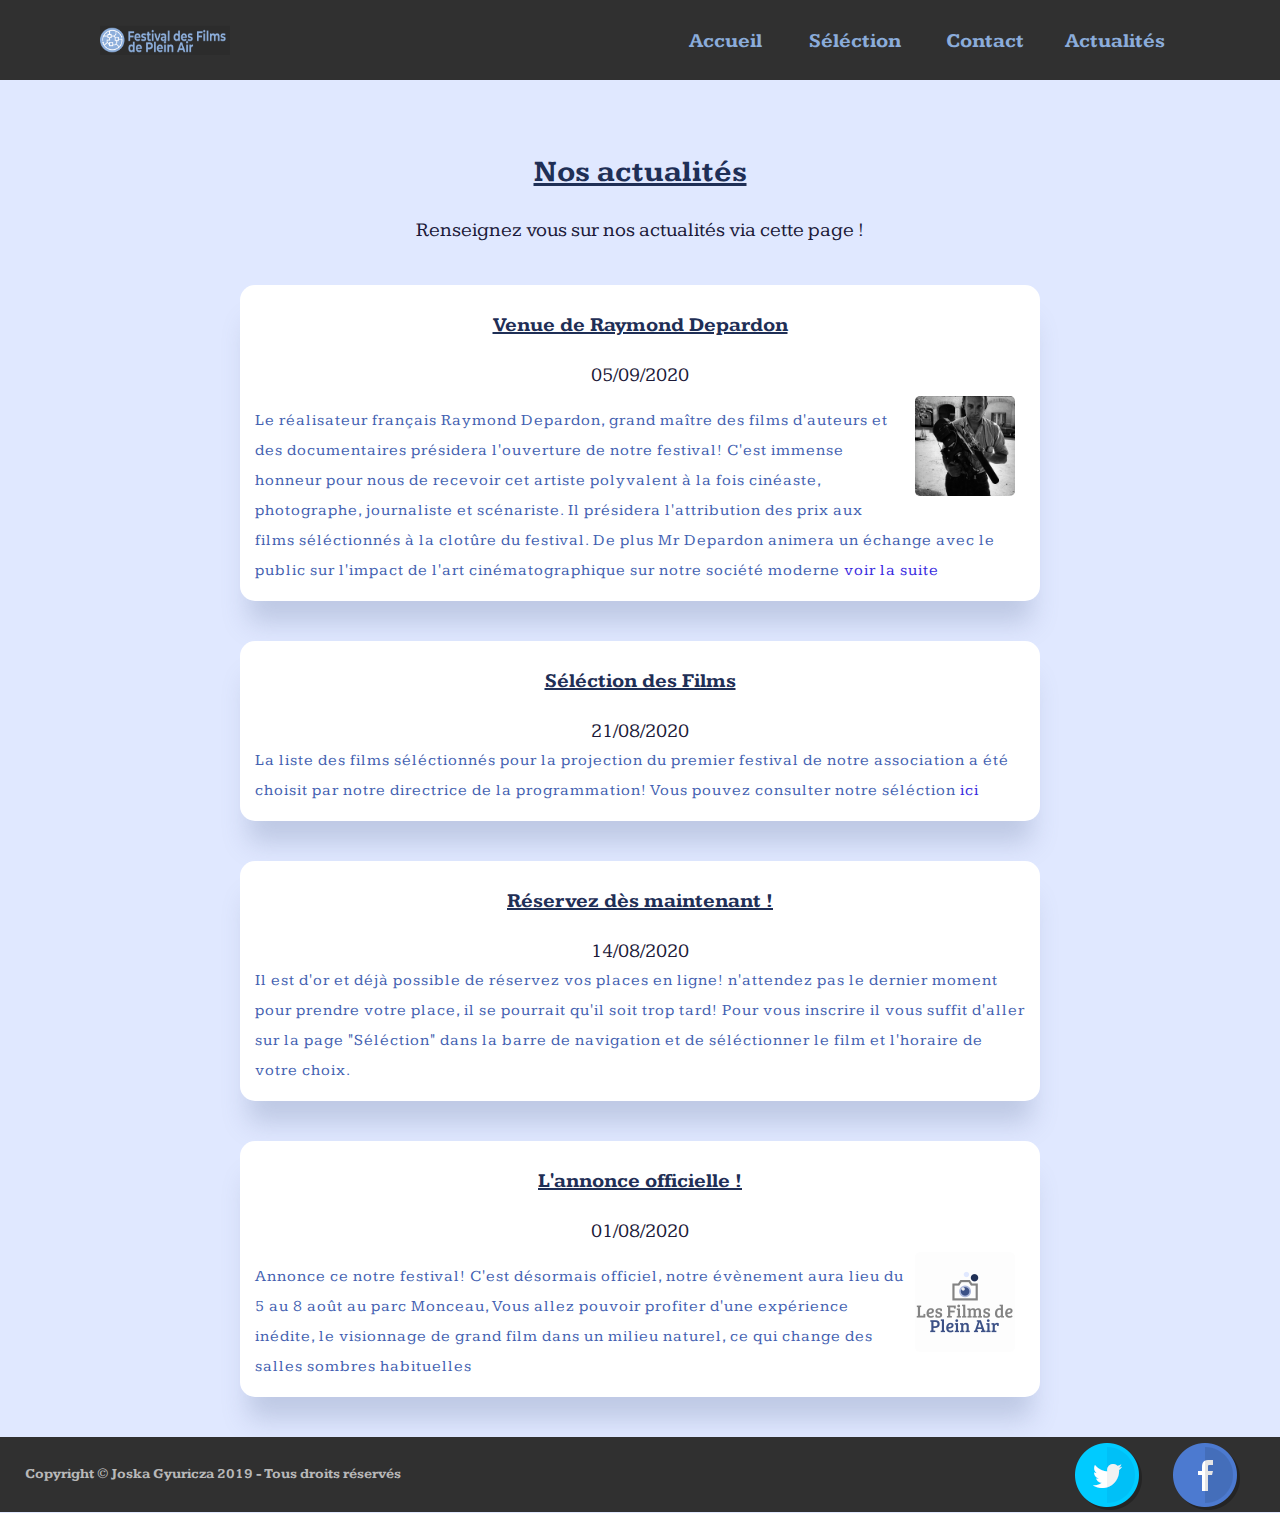
<file: festival/actualites.html>
<!DOCTYPE html>
<html lang="fr">
<head>
    <meta charset="utf-8">
    <meta name="viewport" content="width=device-width, initial-scale=1">
    <link rel="preconnect" href="https://fonts.googleapis.com">
    <link rel="preconnect" href="https://fonts.gstatic.com" crossorigin>
    <link href="https://fonts.googleapis.com/css2?family=Kameron:wght@400;700&display=swap" rel="stylesheet">
    <link rel="stylesheet"  href="css/reset.css">
    <link rel="stylesheet"   href="css/style_mobile.css">
    <link rel="stylesheet"  media="screen and (min-width: 500px)" href="css/style_tablet.css">
    <link rel="stylesheet"  media="screen and (min-width: 769px)"  href="css/style_V2.css">



    <title>Actualités</title>
</head>

<body>

<header class="navbar_complete">

    <a class="navbar_brand" href="index.html"><img src="images/logo/logo_festival2.png" alt="logo du festival"/></a>

    <nav class="navbar_collapse">
        <ul>
            <li><a href="index.html">Accueil</a></li>
            <li><a href="selection.html">Séléction</a></li>
            <li><a href="contact.html">Contact</a></li>
            <li><a href="actualites.html">Actualités</a></li>
        </ul>
    </nav>


</header>







<h2 class="title_page">Nos actualités</h2>
<h3 class="subtitle">Renseignez vous sur nos actualités via cette page !</h3>


<section class="block-news">
    <h3 class="title_general">Venue de Raymond Depardon</h3>
    <h4 class="subtitle">05/09/2020</h4>

    <article class="text_article">
        <img class="picture_article" src="images/image_actu/raymond.jpeg" alt="Raymond Depardon"/>
        <p>Le réalisateur français Raymond Depardon, grand maître des films d'auteurs et des documentaires
            présidera
            l'ouverture de notre festival! C'est immense honneur pour nous de recevoir cet artiste polyvalent à
            la fois
            cinéaste, photographe, journaliste et scénariste. Il présidera l'attribution des prix aux films
            séléctionnés à
            la clotûre du festival. De plus Mr Depardon animera un échange avec le public sur l'impact de l'art
            cinématographique sur notre société moderne <a href="actu_specifique.html"> voir la suite  </a>
        </p>
    </article>
</section>


<section class="block-news">
    <h3 class="title_general">Séléction des Films</h3>
    <h4 class="subtitle">21/08/2020</h4>
    <article class="text_article">
        <p>La liste des films séléctionnés pour la projection du premier festival de notre association a été
            choisit par
            notre directrice de la programmation! Vous pouvez consulter notre séléction <a
                    href="selection.html">ici</a>
        </p></article>

</section>


<section class="block-news">
    <h3 class="title_general">Réservez dès maintenant !</h3>
    <h4 class="subtitle">14/08/2020</h4>
    <article class="text_article">
        <p>Il est d'or et déjà possible de réservez vos places en ligne! n'attendez pas le dernier moment pour
            prendre
            votre place, il se pourrait qu'il soit trop tard! Pour vous inscrire il vous suffit d'aller sur la
            page
            "Séléction" dans la barre de navigation et de séléctionner le film et l'horaire de votre choix.</p>
    </article>
</section>


<section class="block-news">
    <h3 class="title_general">L'annonce officielle !</h3>
    <h4 class="subtitle">01/08/2020</h4>
    <article class="text_article">
        <img class="picture_article" src="images/logo/logo_festival3.png" alt="Festival"/>
        <p>Annonce ce notre festival! C'est désormais officiel, notre évènement aura lieu du 5 au 8 août au parc
            Monceau, Vous allez pouvoir profiter d'une expérience inédite, le visionnage de grand film dans un
            milieu
            naturel, ce qui change des salles sombres habituelles</p>
    </article>
</section>


<footer class="footer_complete">

    <p class="copyright">Copyright © Joska Gyuricza 2019 - Tous droits réservés</p>
    <div class="footer_social">
        <a href="info_film.html"><img src="images/logo/logo_twitter.png" alt="twitter"></a>
        <a href="info_film.html"><img src="images/logo/logo_fb.png" alt="Facebook"></a>
    </div>


</footer>


</body>
</html>
</file>
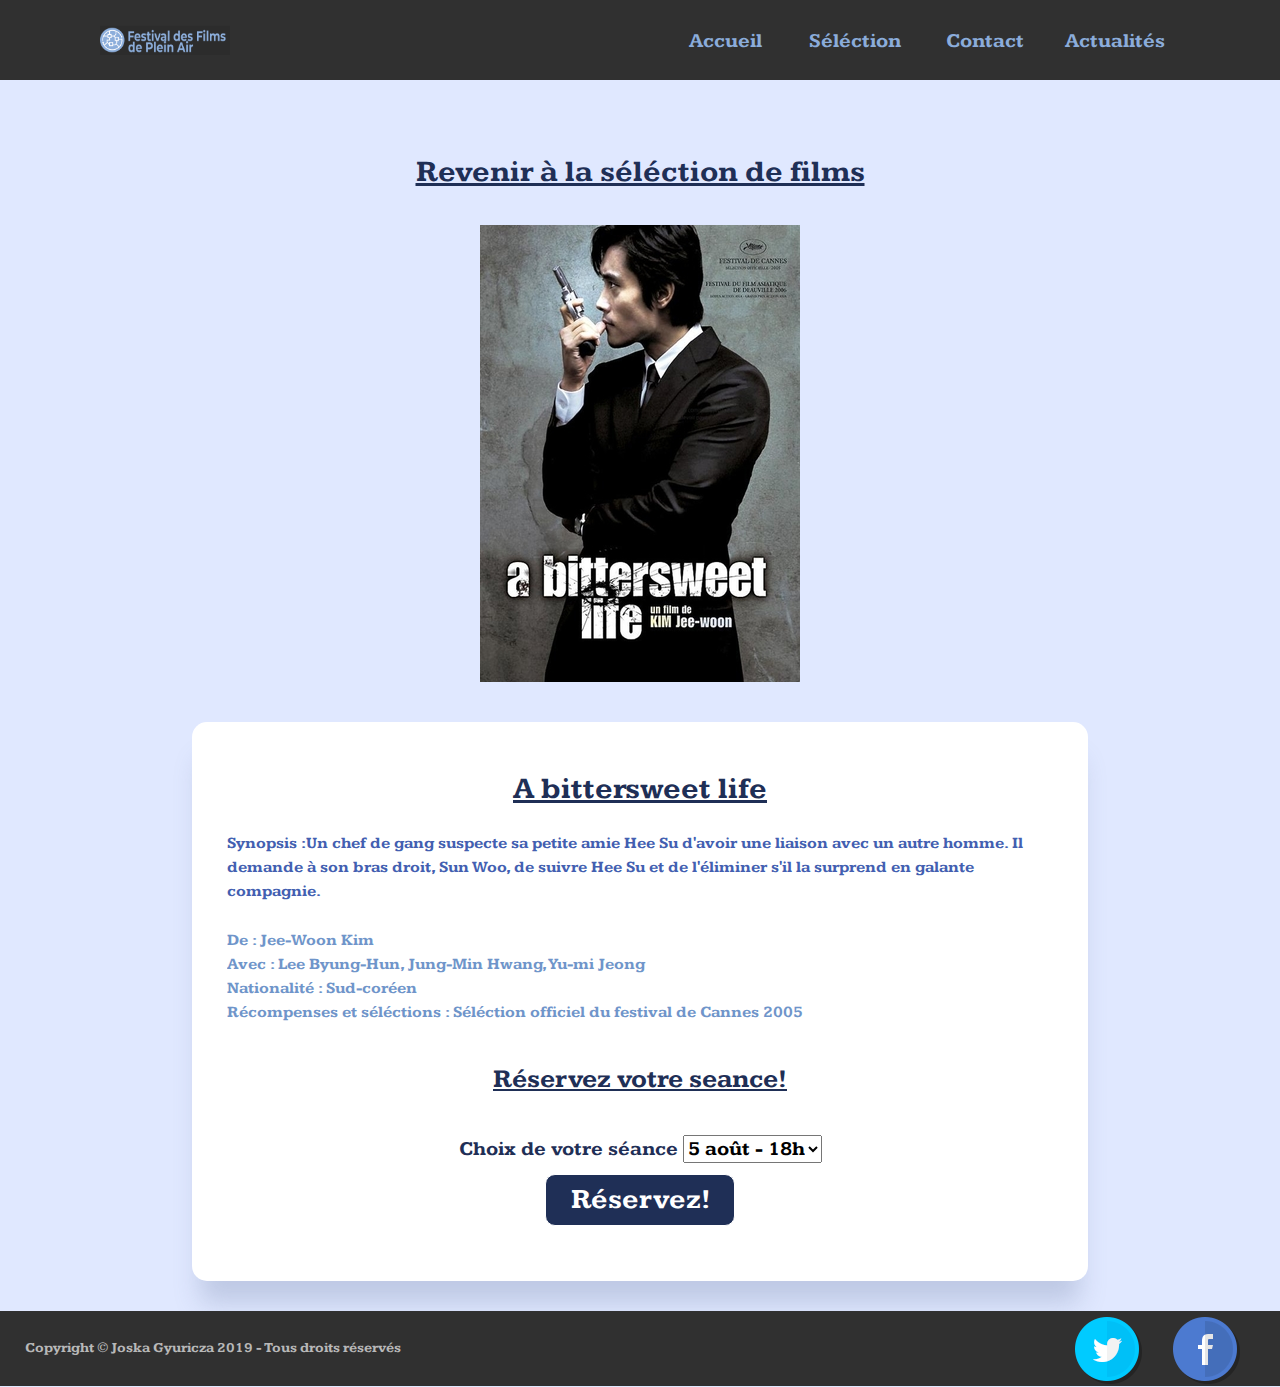
<file: festival/bittersweet.html>
<!DOCTYPE html>
<html lang="fr">
<head>
    <meta charset="utf-8">
    <meta name="viewport" content="width=device-width, initial-scale=1">
    <link rel="preconnect" href="https://fonts.googleapis.com">
    <link rel="preconnect" href="https://fonts.gstatic.com" crossorigin>
    <link href="https://fonts.googleapis.com/css2?family=Kameron:wght@400;700&display=swap" rel="stylesheet">
    <link rel="stylesheet"  href="css/reset.css">
    <link rel="stylesheet"   href="css/style_mobile.css">
    <link rel="stylesheet"  media="screen and (min-width: 500px)" href="css/style_tablet.css">
    <link rel="stylesheet"  media="screen and (min-width: 769px)"  href="css/style_V2.css">



    <title>Bittersweet Life</title>
</head>

<body>

<header class="navbar_complete">

    <a class="navbar_brand" href="index.html"><img src="images/logo/logo_festival2.png" alt="logo du festival"/></a>

    <nav class="navbar_collapse">
        <ul>
            <li><a href="index.html">Accueil</a></li>
            <li><a href="selection.html">Séléction</a></li>
            <li><a href="contact.html">Contact</a></li>
            <li><a href="actualites.html">Actualités</a></li>
        </ul>
    </nav>


</header>





<nav class="title_page">
    <a href="selection.html">Revenir à la séléction de films</a>
</nav>


<body>
<img class="film_poster_spe" src="images/affiche/bittersweet_life.jpg" alt="portrait_de_la_jeune_fille_en_feu">
<section class="block_movie">
    <h3 class="title_general">A bittersweet life</h3>
    <p class="synopsis">Synopsis :Un chef de gang suspecte sa petite amie Hee Su d'avoir une liaison avec un autre
        homme. Il demande à
        son bras droit, Sun Woo, de suivre Hee Su et de l'éliminer s'il la surprend en galante compagnie.</p>
    <p class="real_act">De : Jee-Woon Kim <br>
        Avec : Lee Byung-Hun, Jung-Min Hwang, Yu-mi Jeong<br>
        Nationalité : Sud-coréen<br>
        Récompenses et séléctions : Séléction officiel du festival de Cannes 2005</p>
    <h2 class="title_reservation">Réservez votre seance!</h2>
    <form method="post" action="page.php">
        <p class="reservation_date">
            <label for="session">Choix de votre séance</label>
            <select name="session" id="session">
                <option value="first_session">5 août - 18h</option>
                <option value="second_session">8 août - 20h</option>
            </select>
        </p>
        <input class="button" type="submit" value="Réservez!"/>
    </form>
</section>


<footer class="footer_complete">

    <p class="copyright">Copyright © Joska Gyuricza 2019 - Tous droits réservés</p>
    <div class="footer_social">
        <a href="info_film.html"><img src="images/logo/logo_twitter.png" alt="twitter"></a>
        <a href="info_film.html"><img src="images/logo/logo_fb.png" alt="Facebook"></a>
    </div>


</footer>


</body>
</html>
</file>
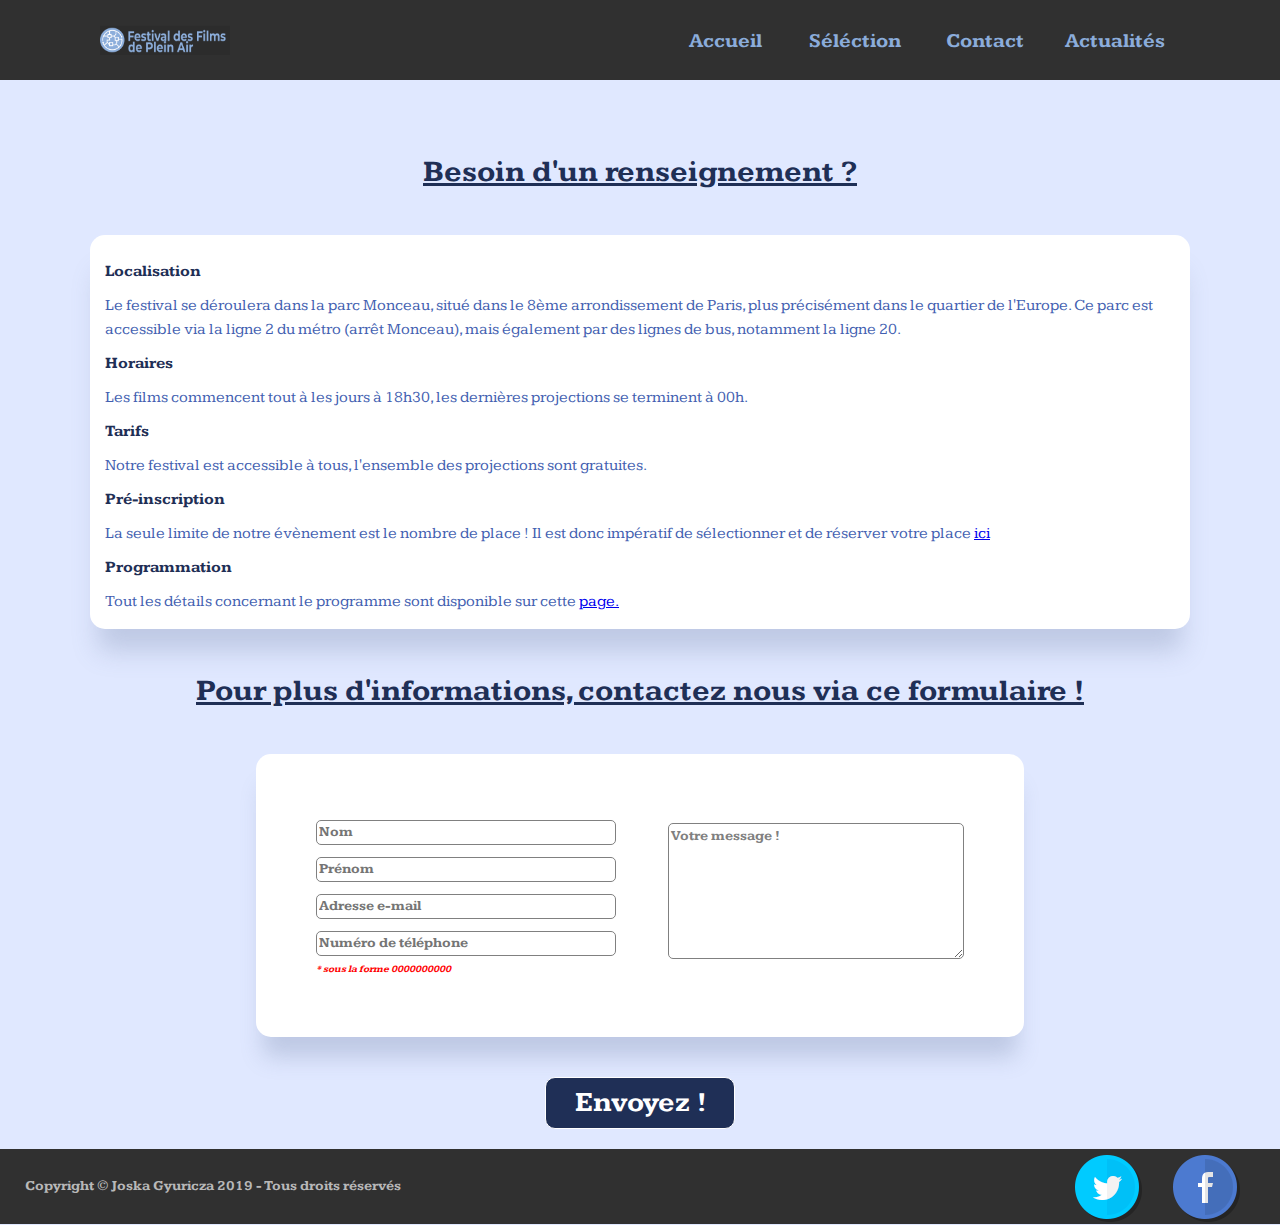
<file: festival/contact.html>
<!DOCTYPE html>
<html lang="fr">
<head>
    <meta charset="utf-8">
    <meta name="viewport" content="width=device-width, initial-scale=1">
    <link rel="preconnect" href="https://fonts.googleapis.com">
    <link rel="preconnect" href="https://fonts.gstatic.com" crossorigin>
    <link href="https://fonts.googleapis.com/css2?family=Kameron:wght@400;700&display=swap" rel="stylesheet">
    <link rel="stylesheet"  href="css/reset.css">
    <link rel="stylesheet"   href="css/style_mobile.css">
    <link rel="stylesheet"  media="screen and (min-width: 500px)" href="css/style_tablet.css">
    <link rel="stylesheet"  media="screen and (min-width: 769px)"  href="css/style_V2.css">



    <title>Contact</title>
</head>

<body>

<header class="navbar_complete">

    <a class="navbar_brand" href="index.html"><img src="images/logo/logo_festival2.png" alt="logo du festival"/></a>

    <nav class="navbar_collapse">
        <ul>
            <li><a href="index.html">Accueil</a></li>
            <li><a href="selection.html">Séléction</a></li>
            <li><a href="contact.html">Contact</a></li>
            <li><a href="actualites.html">Actualités</a></li>
        </ul>
    </nav>


</header>






<h2 class="title_page">Besoin d'un renseignement ?</h2>

<section class="practicle_informations">
    <h3>Localisation</h3>

    <p>Le festival se déroulera dans la parc Monceau, situé dans le 8ème arrondissement de Paris, plus précisément dans
        le
        quartier de l'Europe.
        Ce parc est accessible via la ligne 2 du métro (arrêt Monceau), mais également par des lignes de bus, notamment
        la
        ligne 20.</p>

    <h3>Horaires</h3>

    <p>Les films commencent tout à les jours à 18h30, les dernières projections se terminent à 00h.</p>

    <h3>Tarifs</h3>

    <p>Notre festival est accessible à tous, l'ensemble des projections sont gratuites.</p>

    <h3>Pré-inscription</h3>

    <p>La seule limite de notre évènement est le nombre de place !
        Il est donc impératif de sélectionner et de réserver votre place <a href="selection.html">ici</a></p>

    <h3>Programmation</h3>

    <p>Tout les détails concernant le programme sont disponible sur cette <a href="selection.html">page.</a></p>


</section>

<h2 class="title_general">Pour plus d'informations, contactez nous via ce formulaire !</h2>

<form method="post" action="page.php">
    <div class="form_organization">
        <div class="info_contact">

            <label for="lastname">
                <input type="text" name="lastname" id="lastname" placeholder="Nom">
            </label>

            <label for="firstname">
                <input type="text" name="firstname" id="firstname" placeholder="Prénom">
            </label>

            <label for="email">
                <input type="email" name="email" id="email" placeholder="Adresse e-mail">
            </label>


            <label for="phone_number">
                <input type="number" name="phone_number" id="phone_number" placeholder="Numéro de téléphone" min="10"
                       max="10">
            </label>
            <p class="indication">* sous la forme 0000000000</p>

        </div>


        <label for="message" class="message">
            <textarea name="message" id="message" rows="6" cols="35">Votre message ! </textarea>
        </label>


    </div>

    <input class="button" type="submit" value="Envoyez !"/>


</form>

<footer class="footer_complete">

    <p class="copyright">Copyright © Joska Gyuricza 2019 - Tous droits réservés</p>
    <div class="footer_social">
        <a href="info_film.html"><img src="images/logo/logo_twitter.png" alt="twitter"></a>
        <a href="info_film.html"><img src="images/logo/logo_fb.png" alt="Facebook"></a>
    </div>


</footer>


</body>
</html>
</file>
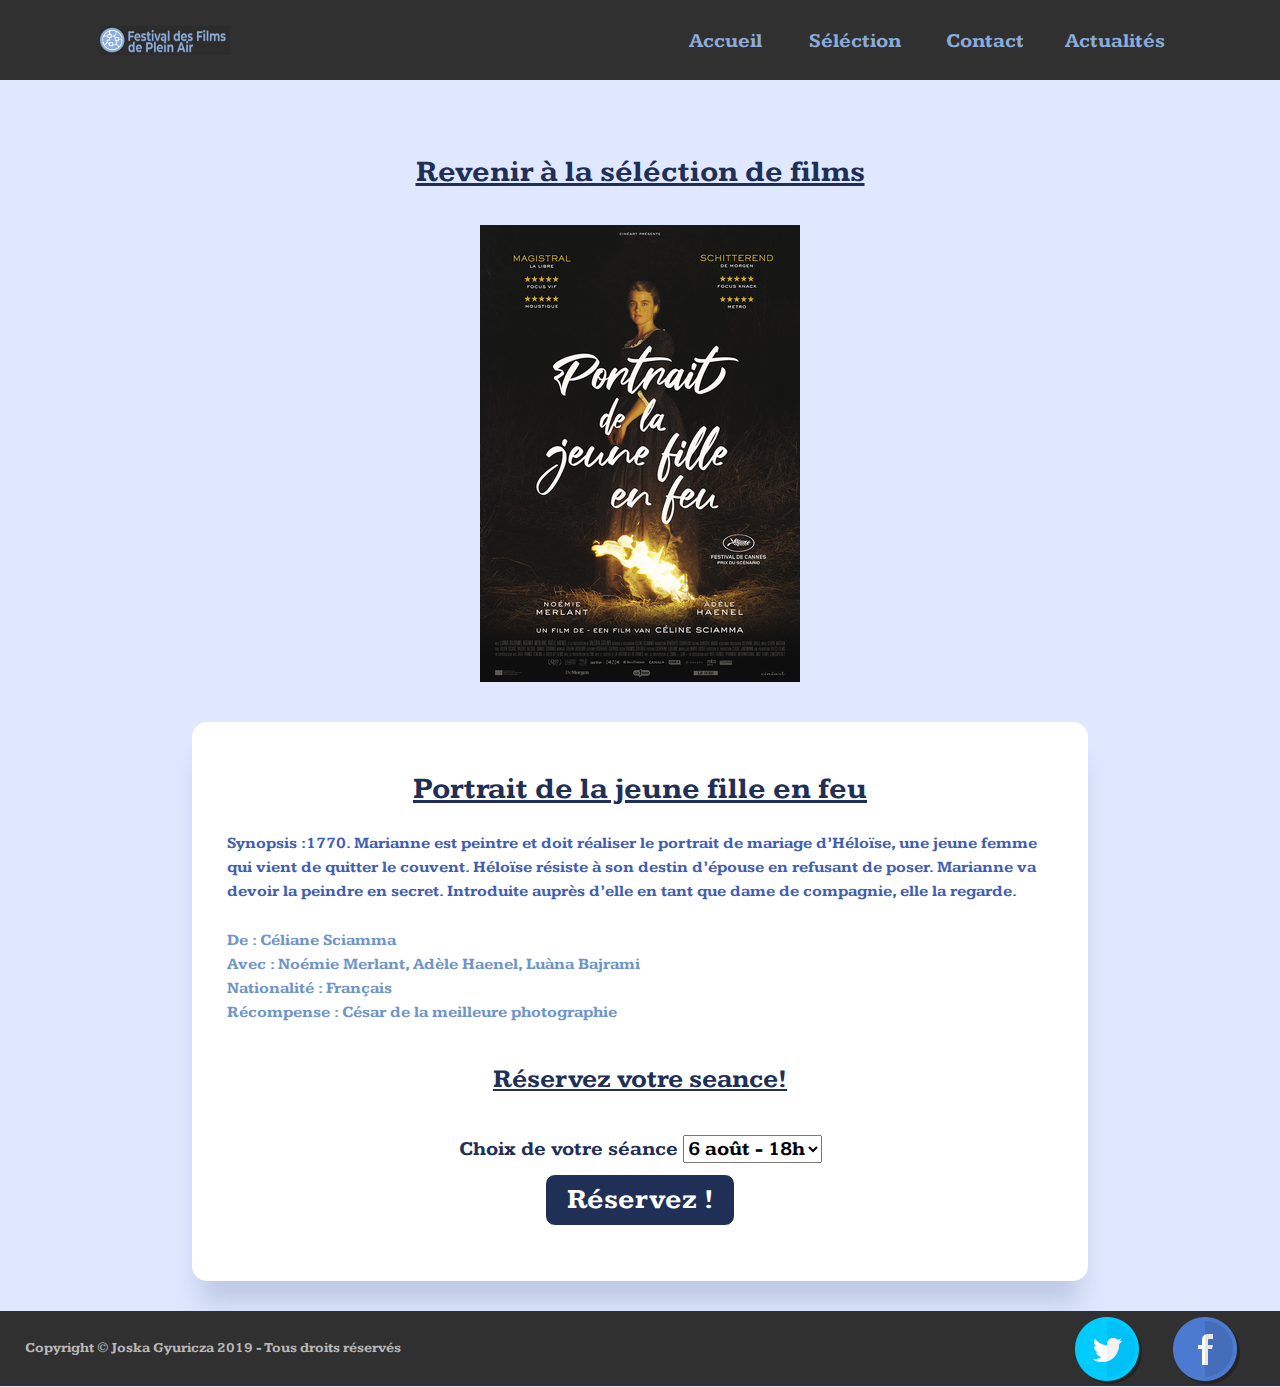
<file: festival/info_film.html>
<!DOCTYPE html>
<html lang="fr">
<head>
    <meta charset="utf-8">
    <meta name="viewport" content="width=device-width, initial-scale=1">
    <link rel="preconnect" href="https://fonts.googleapis.com">
    <link rel="preconnect" href="https://fonts.gstatic.com" crossorigin>
    <link href="https://fonts.googleapis.com/css2?family=Kameron:wght@400;700&display=swap" rel="stylesheet">
    <link rel="stylesheet"  href="css/reset.css">
    <link rel="stylesheet"   href="css/style_mobile.css">
    <link rel="stylesheet"  media="screen and (min-width: 500px)" href="css/style_tablet.css">
    <link rel="stylesheet"  media="screen and (min-width: 769px)"  href="css/style_V2.css">



    <title>Portrait de la jeune fille en feu</title>
</head>

<body>

<header class="navbar_complete">

    <a class="navbar_brand" href="index.html"><img src="images/logo/logo_festival2.png" alt="logo du festival"/></a>

    <nav class="navbar_collapse">
        <ul>
            <li><a href="index.html">Accueil</a></li>
            <li><a href="selection.html">Séléction</a></li>
            <li><a href="contact.html">Contact</a></li>
            <li><a href="actualites.html">Actualités</a></li>
        </ul>
    </nav>


</header>






<nav class="title_page">
        <a href="selection.html">Revenir à la séléction de films</a>
    </nav>


    <img class="film_poster_spe" src="images/affiche/portrait_de_la_jeune_fille_en_feu.jpg"
         alt="portrait_de_la_jeune_fille_en_feu">
    <section class="block_movie">
        <h3 class="title_general">Portrait de la jeune fille en feu</h3>
        <p class="synopsis">Synopsis :1770. Marianne est peintre et doit réaliser le portrait de mariage d’Héloïse, une
            jeune femme
            qui
            vient de quitter le couvent. Héloïse résiste à son destin d’épouse en refusant de poser. Marianne va
            devoir
            la peindre en secret. Introduite auprès d’elle en tant que dame de compagnie, elle la regarde. </p>
        <p class="real_act"> De : Céliane Sciamma <br>
            Avec : Noémie Merlant, Adèle Haenel, Luàna Bajrami <br>
            Nationalité : Français <br> Récompense : César de la meilleure photographie</p>
        <h2 class="title_reservation">Réservez votre seance!</h2>
        <form method="post" action="">
            <p class="reservation_date">
                <label for="session">Choix de votre séance</label>
                <select name="session" id="session">
                    <option value="first_session">6 août - 18h</option>
                    <option value="second_session">7 août - 20h</option>
                </select>
            </p>
            <input class="button" type="submit" value="Réservez !"/>
        </form>
    </section>


<footer class="footer_complete">

    <p class="copyright">Copyright © Joska Gyuricza 2019 - Tous droits réservés</p>
    <div class="footer_social">
        <a href="info_film.html"><img src="images/logo/logo_twitter.png" alt="twitter"></a>
        <a href="info_film.html"><img src="images/logo/logo_fb.png" alt="Facebook"></a>
    </div>


</footer>


</body>
</html>
</file>
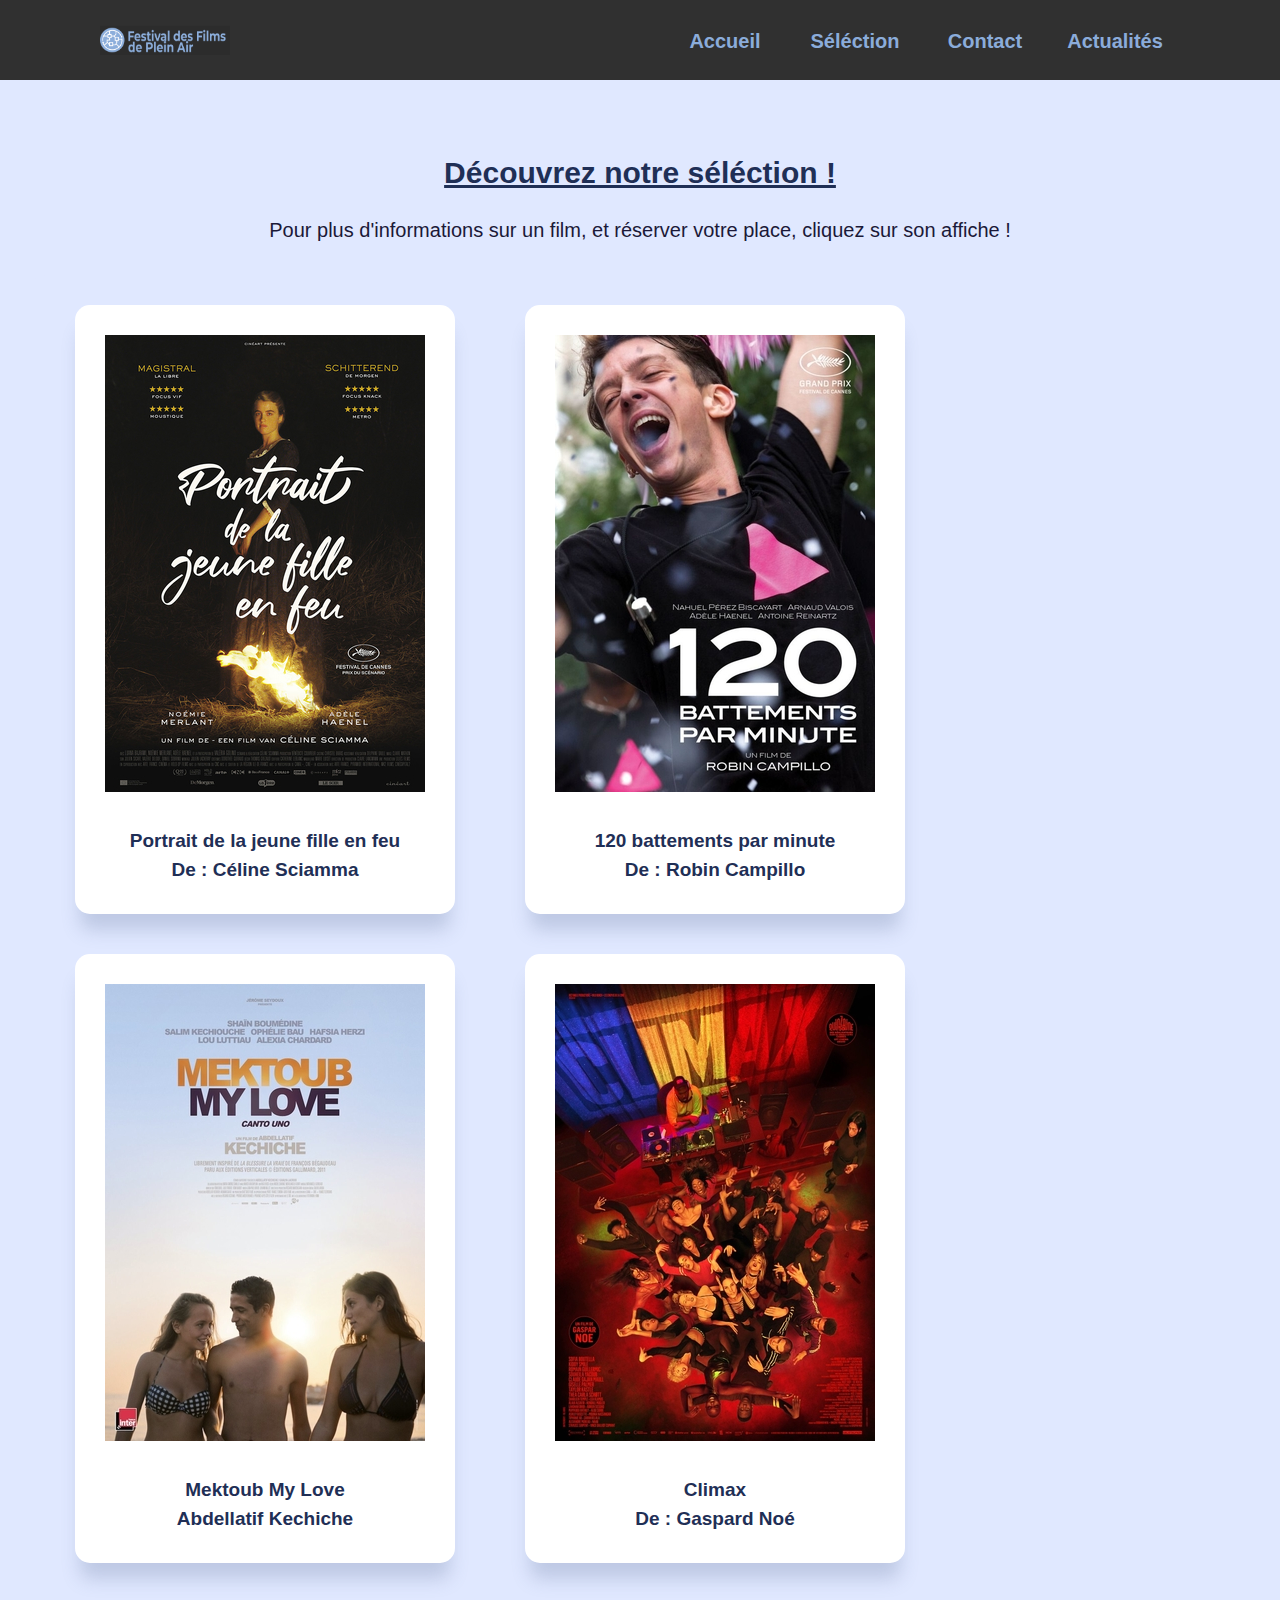
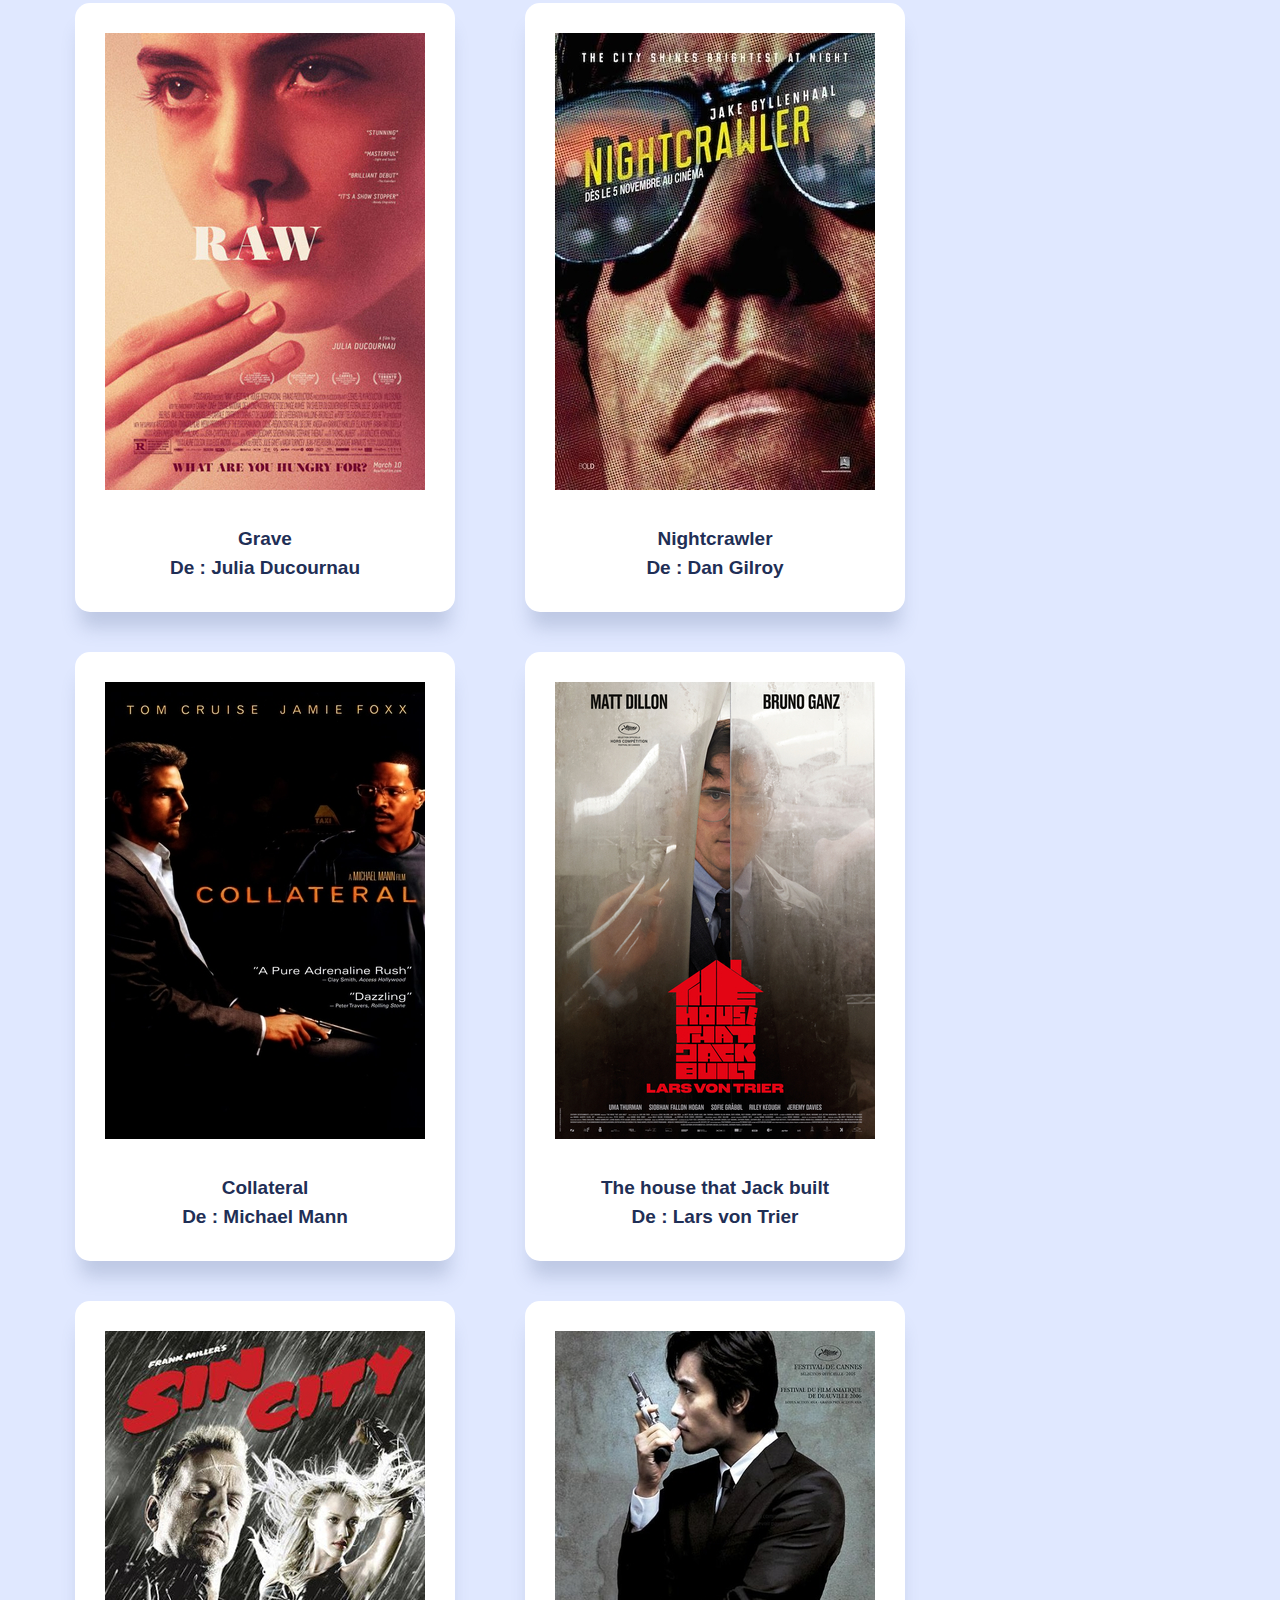
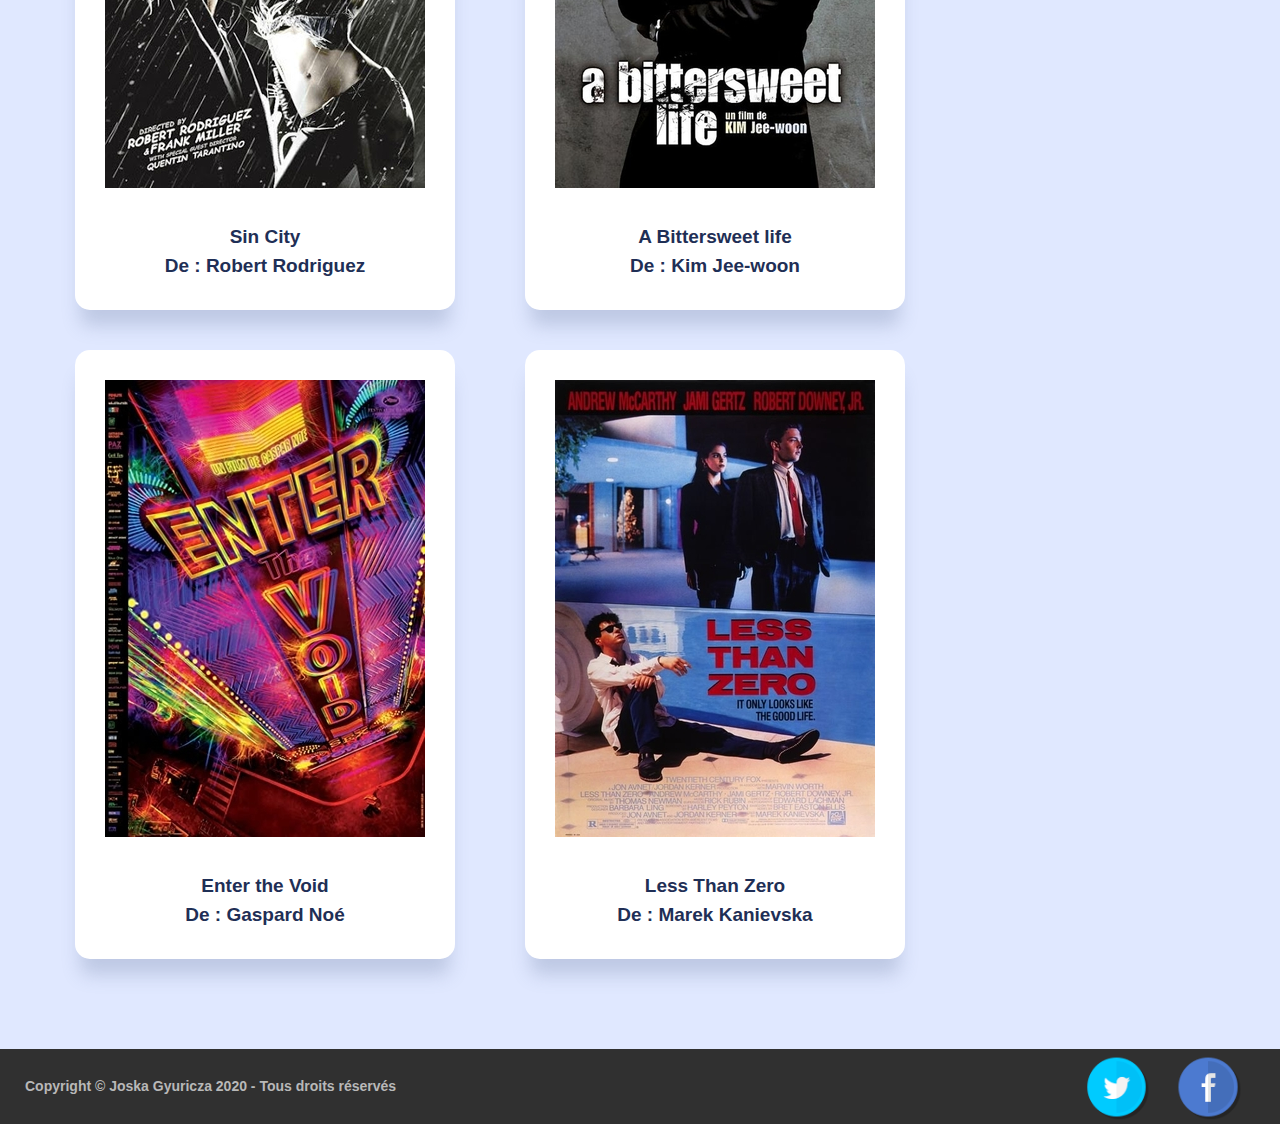
<file: festival/selection.html>
<!DOCTYPE html>
<html lang="fr">
<head>
    <meta charset="utf-8">
    <meta name="viewport" content="width=device-width, initial-scale=1">
    <link rel="stylesheet"  href="css/reset.css">
    <link rel="stylesheet"   href="css/style_mobile.css">
    <link rel="stylesheet"  media="screen and (min-width: 500px)" href="css/style_tablet.css">
    <link rel="stylesheet"  media="screen and (min-width: 769px)"  href="css/style_V2.css">



    <title>Sélection</title>
</head>

<body>

<header class="navbar_complete">

    <a class="navbar_brand" href="index.html"><img src="images/logo/logo_festival2.png" alt="logo du festival"/></a>

    <nav class="navbar_collapse">
        <ul>
            <li><a href="index.html">Accueil</a></li>
            <li><a href="selection.html">Séléction</a></li>
            <li><a href="contact.html">Contact</a></li>
            <li><a href="actualites.html">Actualités</a></li>
        </ul>
    </nav>


</header>


<h2 class="title_page">Découvrez notre séléction !</h2>
<p class="subtitle">Pour plus d'informations sur un film, et réserver votre place, cliquez sur son affiche !</p>

<section class="selection">

    <div class="film_poster">
        <a href="info_film.html"><img src="images/affiche/portrait_de_la_jeune_fille_en_feu.jpg"
                                      alt="portrait_de_la_jeune_fille_en_feu"/></a>
        <h4>Portrait de la jeune fille en feu <br/>De : Céline Sciamma</h4>
    </div>

    <div class="film_poster">
        <a href="info_film.html"><img src="images/affiche/battements.jpg" alt="120 battements"/></a>
        <h4>120 battements par minute <br/>De : Robin Campillo</h4>
    </div>


    <div class="film_poster">
        <a href="info_film.html"><img src="images/affiche/mektoub.jpg" alt="mektoub_my_love"/></a>
        <h4>Mektoub My Love<br/>Abdellatif Kechiche</h4>
    </div>

    <div class="film_poster">
        <a href="info_film.html"><img src="images/affiche/climax.jpg" alt="climax"/></a>
        <h4>Climax<br/>De : Gaspard Noé</h4>
    </div>

    <div class="film_poster">
        <a href="info_film.html"><img src="images/affiche/grave.jpg" alt="grave"></a>
        <h4>Grave<br/>De : Julia Ducournau</h4>
    </div>

    <div class="film_poster">
        <a href="info_film.html"><img src="images/affiche/nightcrawler.jpg" alt="nightcrawler"></a>
        <h4>Nightcrawler<br/>De : Dan Gilroy</h4>
    </div>

    <div class="film_poster">
        <a href="info_film.html"><img src="images/affiche/collateral.jpg" alt="collateral"></a>
        <h4>Collateral<br/>De : Michael Mann</h4>
    </div>

    <div class="film_poster">
        <a href="info_film.html"><img src="images/affiche/the_house_that_jack_built.jpg" alt="the_house_that_jack_built"></a>
        <h4>The house that Jack built<br/>De : Lars von Trier</h4>
    </div>

    <div class="film_poster">
        <a href="info_film.html"><img src="images/affiche/sin_city.jpg" alt="sin_city"></a>
        <h4>Sin City<br/>De : Robert Rodriguez</h4>
    </div>

    <div class="film_poster">
        <a href="bittersweet.html"><img src="images/affiche/bittersweet_life.jpg" alt="bittersweet_life"></a>
        <h4>A Bittersweet life<br/>De : Kim Jee-woon</h4>
    </div>

    <div class="film_poster">
        <a href="info_film.html"><img src="images/affiche/enter_the_void.jpg" alt="enter_the_void"></a>
        <h4>Enter the Void<br/>De : Gaspard Noé</h4>
    </div>

    <div class="film_poster">
        <a href="info_film.html"><img src="images/affiche/less_than_zero.jpg" alt="less_than_zero"></a>
        <h4>Less Than Zero<br/> De : Marek Kanievska</h4>
    </div>

</section>


<footer class="footer_complete">

    <p class="copyright">Copyright © Joska Gyuricza 2020 - Tous droits réservés</p>
    <div class="footer_social">
        <a href="info_film.html"><img class="icon-img" src="images/logo/logo_twitter.png" alt="twitter"></a>
        <a href="info_film.html"><img class="icon-img" src="images/logo/logo_fb.png" alt="Facebook"></a>
    </div>


</footer>


</body>
</html>
</file>
<file: style.css>
*{
    box-sizing: border-box;
    margin: 0;
    padding: 0;
}

body {
    font-family: 'Outfit', sans-serif;
    background-color: hsl(217, 54%, 11%);
    font-size: 16px;
}

main{
    display: grid;
    min-height: 100vh;
    place-content: center;
}

.card{
    height: 45em;
    width: 29em;
    background-color: hsl(216, 50%, 16%);
    border-radius: 0.75em;
    padding:1.2em 2em;
    box-shadow: 0 1.5em 0.5em 1em hsl(218, 52%, 4%, 0.2);
}

.card-name {
    color: white;
    font-size: 2em;
    margin: 0.5em 0;
    text-align: center;

}

.card-overlay {
    display: grid;
    place-items: center;
    width: 100%;
    height: 100%;
    background-color: hsl(0, 0%, 100%,0.6);
    opacity: 0;
    transition: opacity 0.2s;
    border-radius: 0.5em;
}

.card-overlay:hover {
    opacity: 1;
    cursor: pointer;
}

.card-profil-picture {
    background-image: url("asset/profil.jpeg");
    background-position: center;
    background-size: contain;
    background-repeat: no-repeat;
    height: 12.5em;
    width: 12.5em;
    margin: 0.5em auto;
    border-radius: 0.5em;
}

.small-title {
    color: hsl(0, 0%, 100%, 0.8);
    font-size: 1.4em;
    margin: 0.8em 0;
}

.container{
    margin-top: 1em;
    display: grid;
    grid-template-rows: 3.1em 3.1em 3.1em 3.1em;
}

.project{
    display: grid;
    grid-template-columns: 9.4em 14.1em;
}

.project-link:hover{
    text-decoration: underline;
    transition: all ease-in-out 1s;
}

.link a{
    text-decoration: none;
    color: hsla(178, 100%, 50%);
    border-bottom: 1px solid transparent;
    font-size: 1.1em;
}

.link a:hover{
    transition: 0.3s;
    border-bottom: 2px solid hsla(178, 100%, 50%);
}

.icon-social{
    height: 2em;
    width: 2em;
    margin-right: 1em;
}

.project-text{
    color: hsla(215, 51%, 70%, 0.75);
}

.card-subtitle{
    text-align: center;
    color: hsla(215, 51%, 70%, 0.9);
    font-size: 1.4em;
    margin: 20px 0;
}

.icon a{
    width: 1.8em;
    height: 1.8em;
}

.accent{
    text-decoration: none;
    color: hsla(178, 100%, 50%, 0.6);
    border-bottom: 1px solid transparent;
}

.accent:hover{
    transition: 0.3s;
    border-bottom:1px solid hsla(178, 100%, 50%, 0.6);
}
.project-link:hover{
    text-decoration: underline;
    transition: all ease-in-out 1s;
}
</file>
<file: festival/css/style_mobile.css>
/****************************************************
 ****************************************************
 *                    COMMUNS À TOUTES LES PAGES
 ****************************************************
****************************************************/


/****************************************************
 *                    STYLE GÉNÉRAL
 ****************************************************/

body {
    font-family: Memphis,"Kameron", sans-serif;
    background-color: hsl(225, 100%, 94%);
    font-weight: 700;
}

.title_general {
    text-align: center;
    font-size: 30px;
    font-family: Memphis, "Kameron", sans-serif;
    color: hsl(223, 47%, 23%);
    text-decoration: underline;
    margin: 10px 10px 10px 10px;
}


.block-news a{
 color:hsl(245, 75%, 52%);
    text-decoration: none;
    font-weight: 400;
    border-bottom: 1px solid transparent;
}

.block-news a:hover{
    border-bottom: 2px solid hsl(245, 75%, 52%) ;

    margin-left: 2px;

    transition: 0.5s;
}

.block-test a{
    color:hsl(245, 75%, 52%);
    text-decoration: none;
    font-weight: 400;
    border-bottom: 1px solid transparent;
    font-size: 18px;
    margin-top: 1px;
}

.block-test a:hover{
    border-bottom: 2px solid hsl(245, 75%, 52%) ;
    font-weight: 700;

    transition:all ease-in-out 0.5s;
}

.title_page {
    text-align: center;
    font-size: 30px;
    font-family:Memphis,"Kameron" ,sans-serif;
    color: hsl(223, 47%, 23%);
    text-decoration: underline;
    margin: 150px 10px 10px 10px;
}

.block_general {
    display: flex;
    flex-direction: row;
    justify-content: center;
    justify-self: center;
    align-items: center;
    margin: 40px;
    padding: 15px 60px;
}

.block-test {
    display: block;
    width: 100%;
    margin: 25px auto;
    text-align: center;
}

.block_text {
    display: inline-block;
    width: 85%;
    margin: 25px;
    padding: 15px;
    border-radius: 15px;
    box-shadow: 0 1.875em 1.6em -0.5em hsla(224, 23%, 55%, 0.3);
    background-color: white;
    color: hsl(225, 45%, 48%);
    font-weight:400 ;
}

/****************************************************
 *                    HEADER
 ****************************************************/

.navbar_complete {
    position: fixed;
    top: 0;
    left: 0;
    width: 100%;
    padding: 0 20px;
    height: 110px;
    flex-direction: column;
    justify-content: flex-start;
    align-items: center;
    z-index: 99999;
    background-color: #303030;
    display: flex;
}

.navbar_brand {
    height: 80px;
    margin-top: -20px;
}

.navbar_collapse ul {
    display: flex;
    list-style-type: none;
    padding: 0;
}


.navbar_collapse li a {
    width: 90px;
    font-size: 17px;
    display: inline-block;
    text-decoration: none;
    font-family:Memphis,"Kameron" , sans-serif;
    color: hsl(215, 51%, 70%);
    text-align: center;
    border: none;
}

.navbar_collapse li a:hover {
    color: hsl(215, 51%, 70%);
    transition-duration: 0.3s;
    font-size: 20px;
    border: none;
}

.navbar_brand img{
    height: 130px;
}

/****************************************************
 *                    FOOTER
 ****************************************************/

.footer_complete {
    width: 100%;
    height: 75px;
    background-color: #303030;
    color: white;
    display: flex;
    flex-direction: row;
    justify-content: space-between;
    align-items: center;
}

.footer_social {
    display: inline-flex;
    margin-right: 15px;
}

.footer_social a {
    margin-right: 20px;
}

.copyright {
    color: #B8B8B8;
    font-family: Memphis,"Kameron" ,sans-serif;
    font-size: 14px;
    margin-left: 25px;
}


/****************************************************
 ****************************************************
 *               SPÉCIFITÉS PAGES
 ****************************************************
****************************************************/


/****************************************************
 *                    INDEX
 ****************************************************/

/***************IMAGE D'ACCUEIL**********************/
.head_picture {
    margin-top: 110px;
    font-family: Memphis,"Kameron" , sans-serif;
    position: relative;
}

.opacity_picture {
    opacity: 0.7;
}

#insert {
    top: 18%;
    padding: 5px;
    width: 80%;
    position: absolute;
    left: 50%;
    transform: translate(-50%, 0);
    background-color: rgba(255, 255, 255, 0.8);
    border-radius: 15px;
    color: rgba(19, 19, 172, 0.8);
}

#insert:hover{
    background-color: rgba(255, 255, 255, 0.9);
    transition: 0.4s;

}



#insert h1 {
    font-size: 30px;
    line-height: 45px;
    text-align: center;
}

#insert h2 {
    font-size: 24px;
    line-height: 40px;
    text-align: center;
}

.title_page a {
    text-align: center;
    font-size: 30px;
    font-family:Memphis,"Kameron" ,sans-serif;
    color: hsl(223, 47%, 23%);
    text-decoration: none;
    margin: 150px 10px 10px 10px;
}

.title_general a {
    text-decoration: none;
    color: #bc4a4a;
}

.title_general a:hover {
    color: #D94648;
    transition-duration: 0.3s;
}

.subtitle {
    text-align: center;
    margin-top: -5px;
    font-size: 15px;
}

/*************** BLOCK ILLUSTRATION*******************/
.association_logo {
    display: inline-block;
    margin: 16px 40px;
    width: 260px;
    align-items: center;
    vertical-align: center;
}

.festival_logo {
    width: 70%;
    display: inline-block;
    border-radius: 5px;
}

.circle_actu {
    display: inline-block;
    vertical-align: middle;
    margin: 16px auto;
    height: 200px;
    width: 200px;
    background-color: hsl(245, 75%, 52%);

    border-radius: 999px;
    box-shadow: 0 1.875em 1.6em -0.5em hsla(224, 23%, 55%, 0.3);
}



.text{
    width: 170px;
    margin: 51px auto;
    font-size: 25px;
    color: white;
    font-weight: 700;
    line-height: 32px;

}

/***************** OVERWIEW ***************************/
.overview {
    margin: 20px 10px 40px;
    padding: 20px;
    display: flex;
    flex-direction: row;
    flex-wrap: wrap;
    justify-content: space-around;
    border-radius: 28px;
    background-color: #eef6fd;
    box-shadow: 0 1.875em 1.6em -0.5em hsla(224, 23%, 55%, 0.3);
}

.overview_element {
    width: 90%;
    margin: 10px;
    padding: 5px;
    border-radius: 1px;
    flex-shrink: 1;
}

.overview_element:hover {
    opacity: 0.65;
    transition-duration: 0.3s;
}

/****************************************************
 *                    SELECTION
 ****************************************************/

.selection {
    padding: 5px;
    display: flex;
    flex-wrap: wrap;
    margin: 30px 30px 60px 30px;
    background-color: hsl(225, 100%, 94%);
    border-radius: 15px;
}

.film_poster {
    margin: 20px 10px;
    padding: 20px;
    width: 100%;
    background-color: white;
    box-shadow: 0 1.875em 1.6em -0.5em hsla(224, 23%, 55%, 0.3);
    border-radius: 15px;
}

.film_poster h4 {
    font-size: 15px;
    margin-top: 10px;
    text-align: center;
    font-family: "Kameron", Memphis, sans-serif;
    color: hsl(223, 47%, 23%);
}

.film_poster:hover {
    opacity: 0.6;
    transition-duration: 0.4s;
}


/****************************************************
 *                    PAGE INFO FILM
 ****************************************************/

.film_poster_spe {
    width: 70%;
    margin: 20px auto;
    border-radius: 10px;
    padding: 10px;
}

.film_poster_spe:hover {
    opacity: 0.8;
    transition-duration: 0.3s;
}

.block_movie {
    width: 90%;
    padding: 20px;
    display: flex;
    flex-direction: column;
    flex-wrap: wrap;
    justify-content: space-between;
    margin: 30px auto;
    background-color: white;
    border-radius: 15px;
    overflow: hidden;
    box-shadow: 0 1.875em 1.6em -0.5em hsla(224, 23%, 55%, 0.3);
    color: hsl(225, 45%, 48%);
}

.synopsis {
    text-align: left;
    margin: 10px 0;
}

.title_reservation {
    text-align: center;
    font-size: 26px;
    margin: 10px 0 25px 0;
    text-decoration: underline;
    color: hsl(223, 47%, 23%);
}

.real_act {
    text-align: left;
    color: hsl(215, 46%, 52%);
    opacity: 0.8;
    margin: 15px 0 25px 0;
}

.reservation_date {
    margin: 10px 0;
    text-align: center;
    font-size: 20px;
    color: hsl(223, 47%, 23%);
}

.button
{
    display: block;
    margin: 0 auto 20px auto;
    background-color:  hsl(223, 47%, 23%);
    color: white;
    font-size: 28px;
    width: 190px;
    border-radius: 10px;
    border: 1px solid white;
    PADDING: 4px;
    text-align: center;
}

/****************************************************
*                    ACTUALITÉS
****************************************************/

/******************FIL D'ACTUALITÉ******************/
.block-news {
    display: block;
    width: 90%;
    padding: 5px;
    margin: 60px 25px;
    border-radius: 15px;
    box-shadow: 0 1.875em 1.6em -0.5em hsla(224, 23%, 55%, 0.3);
    background-color: white;
    color: hsl(225, 45%, 48%);
}

.title_news {
    text-align: center;
    font-size: 25px;
}


.block-news .title_general {
    font-size: 20px;
}

.subtitle {
    font-size: 18px;
    color: #1b1938;
    font-weight: 400;
    margin-top: 20px;
}

.text_article {
    line-height: 25px;
    letter-spacing: 1px;
    font-weight: 400;
}

.picture_article {
    width: 45%;
    float: right;
    border: 1px solid inherit;
    border-radius: 5px;
    margin: 10px;
}

/****************************************************
 *                    PAGE ACTU SPÉ
 ****************************************************/

.picture_article_specific {

    width: 45%;
    float: right;
    border: 1px solid inherit;
    border-radius: 5px;
    margin: 10px;
}

/****************************************************
 *                    PAGE CONTACT
 ****************************************************/

.practicle_informations {
    width: 90%;
    display: block;
    justify-content: left;
    margin: 40px auto;
    padding: 15px;
    border-radius: 15px;
    background-color: white;
    box-shadow: 0 1.875em 1.6em -0.5em hsla(224, 23%, 55%, 0.3);
    color: hsl(225, 45%, 48%);
    font-weight: 400;
}

.practicle_informations h3 {
    color:hsl(223, 47%, 23%);
    margin: 10px 0;
}

/****************************************************
 *                    CONTACT
 ****************************************************/

.form_organization {

    padding: 25px 25px 25px 10%;
    box-shadow: 0 1.875em 1.6em -0.5em hsla(224, 23%, 55%, 0.3);
    width: 96%;
    font-size: 11px;
    display: flex;
    flex-direction: column;
    align-items: center;
    justify-content: space-around;
    margin: 40px auto;
    background-color: white;
    border-radius: 15px;
}
.info_contact
{
    width: 90%;
}

input {
    width: 130px;
    margin: 6px 0;
    border-radius: 5px;
    border: 1px solid grey;
    color: hsl(223, 47%, 23%);
}

.message {
    margin-top: -9px;
    width: 85%;
    margin-right: 3%;
}

textarea {

    border: 1px solid grey;
    border-radius: 5px;
    color: grey;
    margin-top: 25px;
    max-width: 262px;
    max-height: 102px;

}
.indication {
    font-size: 10px;
    color: red;
    font-style: italic;
}
</file>
<file: festival/css/style_tablet.css>
/****************************************************
 ****************************************************
 *                    COMMUNS À TOUTES LES PAGES
 ****************************************************
****************************************************/


/****************************************************
 *                    STYLE GÉNÉRAL
 ****************************************************/

.block_text {
    width: 70%;
}

.subtitle {
    font-size: 18px;
}

/****************************************************
 *                    HEADER
 ****************************************************/

.navbar_complete {
    height: 120px;
}

.navbar_collapse {
    height: 60px;
}

.navbar_collapse li a {
    width: 165px;
    font-size: 24px;
}


/****************************************************
 ****************************************************
 *               SPÉCIFITÉS PAGES
 ****************************************************
****************************************************/



/****************************************************
 *                    INDEX
 ****************************************************/


/***************IMAGE D'ACCUEIL**********************/
.head_picture {
    margin-top: 118px;
}

#insert {
    top: 28%;
    padding: 20px;
    width: 70%;
}


/*************** OVERVIEW***************************/

.overview_element
{
    width: 273px;
}

/*************** BLOCK ILLUSTRATION*****************/
.festival_logo {
    margin: 20px 100px;
}

/****************************************************
 *                    SELECTION
 ****************************************************/

.film_poster {
    margin: 20px 20px;
    width: 42%;
    font-size: 11px;
    align-items: center;
    padding: 25px;
}

.film_poster h4 {
    font-size: 19px;
}


/****************************************************
*                    ACTUALITÉS
****************************************************/

/******************FIL D'ACTUALITÉ******************/
.block-news {
    width: auto;
}

.picture_article {
    max-width: 100px;
    height: 100px;
    margin-top: -10px;
}

/****************************************************
 *                    CONTACT
 ****************************************************/

.form_organization {
    width: 80%;
    padding: 25px;
    flex-direction:row;
}

input {
    width: 200px;
}

textarea {
    width: 200px;
    max-height: 120px;
    min-height: 120px;
    max-width: 290px;
    min-width: 200px;
}

.message {
    margin-top: -28px;
    margin-right: auto;
    width: auto;
}
</file>
<file: festival/css/style_V2.css>
/****************************************************
 ****************************************************
 *                    COMMUN À TOUTES LES PAGES
 ****************************************************
****************************************************/


/****************************************************
 *                    STYLE GÉNÉRAL
 ****************************************************/

.subtitle {
    font-size: 20px;
}

.block_text {
    width: 50%;
}

/****************************************************
 *                    HEADER
 ****************************************************/

.navbar_complete {
    height: 80px;
    padding: 0 100px;
    flex-direction: row;
    justify-content: space-between;
}

.navbar_collapse li a {
    width: 130px;
    font-size: 20px;
}

.navbar_collapse li a:hover {
    width: 130px;
    font-size: 23px;
}

/****************************************************
 ****************************************************
 *                   SPÉCIFICITÉS/PAGES
 ****************************************************
****************************************************/


/****************************************************
 *                    INDEX
 ****************************************************/

/***************IMAGE D'ACCUEIL**********************/
.head_picture
{
    margin-top:0;
}

#insert {
    position: absolute;
    top: 30%;
    padding: 20px;
}

#insert h1 {
    line-height: inherit;
    font-size: 45px;
}

#insert h2 {
    line-height: 45px;
    font-size: 30px;
}

.block-test {
    display: flex;
    flex-direction: row;
    align-items: center;
    margin: 25px 0;
    text-align: center;
}

/*************** BLOCK ILLUSTRATION*******************/
.association_logo {
    margin: -30px 148px;
}

.festival_logo {
    margin: -20px 120px;
    width: auto;
    box-shadow: 0 1.875em 1.6em -0.5em hsla(224, 23%, 55%, 0.3);
    height: 233px;
}

.circle_actu {
    margin: 16px 175px;
}

/***************** OVERWIEW ***************************/
.overview {
    margin: 20px 40px 40px 40px;
    padding: 40px;
}

.overview_element {
    width: 275px;
    margin: 15px;
}

/****************************************************
 *                    SELECTION
 ****************************************************/

.selection {
    padding: 10px;
}

.film_poster {
    margin: 20px 35px;
    padding: 30px;
    width: auto;
}

.film_poster h4 {
    margin-top: 35px;
}

/****************************************************
 *                    PAGE INFO FILM
 ****************************************************/

.film_poster_spe {
    margin: 20px auto;
    border-radius: 10px;
    padding: 10px;
    width: 340px;
}

.block_movie {
    padding: 35px;
    width: 70%;
}

/****************************************************
*                    ACTUALITÉS
****************************************************/

.block-news {
    width: 800px;
    margin: 40px auto;
    padding: 15px;
}

.picture_article {
    width: 230px;
}

.text_article {
    line-height: 30px;
}

/****************************************************
 *                    PAGE ACTU SPÉ
 ****************************************************/

.picture_article_specific {
    width: 230px;
}

/****************************************************
 *                    PAGE CONTACT
 ****************************************************/

.practicle_informations {
    width: 1100px;
}

/****************************************************
 *                    CONTACT
 ****************************************************/

.form_organization {
    padding: 60px;
    width: 60%;
    font-size: 14px;
}

input {
    width: 300px;
    margin: 10px 0;
}

input {

    margin: 6px 0;
    border-radius: 5px;
    border: 1px solid grey;
}

textarea {
    max-height: 136px;
    min-height: 136px;
    max-width: 450px;
    min-width: 296px;
}

.indication {
    font-size: 10px;
    color: red;
    font-style: italic;
}

.navbar_brand {
    margin-top: -1px;
    height: initial;
}

.icon-img{
    height: 70px;
    width: auto;
    margin: 2px auto;
}

@media screen and (min-width: 1700px) {
    input{
        width: 380px;
    }
}
</file>
<file: frontend-mentor/3-column-preview-card-component/style.css>
:root {
    --orange-column: hsl(31, 77%, 52%);
    --cyan-column: hsl(184, 100%, 22%);
    --dark-cyan-column: hsl(179, 100%, 13%);
    --white-paragraph: hsla(0, 0%, 100%, 0.75);
    --light-gray: hsl(0, 0%, 95%);
}

* {
    box-sizing: border-box;
    margin: 0;
    padding: 0;
}

main {
    display: grid;
    min-height: 100vh;
    place-content: center;
    margin: 5.5em auto;
}

body {
    font-size: 15px;
    background-color: var(--light-gray);
}

p {
    color: var(--white-paragraph);
    line-height: 1.7em;
    font-size: 1.1em;
    font-family: "Lexend Deca", sans-serif;
    margin-bottom: 2em;
}

a {
    font-size: 1.2em;
    text-decoration: none;
}

h2, a {
    color: var(--light-gray);
}

h2 {
    font-size: 3em;
    font-family: "Big Shoulders Display", sans-serif;
    text-transform: uppercase;
    margin-bottom: 0.65em;
}

.card {
    display: grid;
    height: 100.5em;
    width: 21.5em;
    border-radius: 0.5em;
    overflow: hidden;
    grid-template-columns: 21.5em;
    grid-template-rows: 33.5em 33.5em 33.5em;
}

.column {
    padding: 3.6em 2.5em;
}

.bg-orange {
    background-color: var(--orange-column);
}

.bg-cyan {
    background-color: var(--cyan-column);
}

.bg-dark-cyan {
    background-color: var(--dark-cyan-column);
}

img {
    margin-bottom: 2.2em;
}

.button {
    width: 69%;
    padding: 1.2em;
    border-radius: 999em;
    border: 2px solid var(--light-gray);
    background-color: var(--light-gray);
    text-align: center;
    font-family: "Lexend Deca", sans-serif;
    cursor: pointer;
}

.button:hover {
    background-color: transparent;
    transition: 0.2s ease-in-out;
}

.button:hover .orange {
    color: var(--light-gray);
}

.button:hover .cyan {
    color: var(--light-gray);
}

.button:hover .dark-cyan {
    color: var(--light-gray);
}

.button .orange {
    color: var(--orange-column);
}

.button .cyan {
    color: var(--cyan-column);
}

.button .dark-cyan {
    color: var(--dark-cyan-column);
}

@media screen and (min-width: 1024px) {

    main {
        margin: auto;
    }

    .card {
        height: 37em;
        width: 60em;
        grid-template-columns: 20em 20em 20em;
        grid-template-rows: 68.2em;
    }

    .column {
        padding: 3.1em;
    }

    img {
        margin-bottom: 2em;
    }

    p {
        margin-bottom: 4em;
    }
}

@media screen and (min-width: 1224px) {

    .card {
        height: 37em;
        width: 68.1em;
        grid-template-columns: 22.7em 22.7em 22.7em;
    }

    .column {
        padding: 3.6em;
    }

    p {
        margin-bottom: 6em;
    }
}
</file>
<file: frontend-mentor/asset/css/arrow.css>
.absolute{
    position: absolute;
    top: 50%;
    bottom: 50%;
    right: 20px;

    width: 60px;
    height: 60px;
    border-radius: 999px;
    background-color: rgba(255, 255, 255, 0.86);
}

.absolute-left{

    position: absolute;
    top: 50%;
    bottom: 50%;
    left: 20px;

    width: 60px;
    height: 60px;
    border-radius: 999px;
    background-color: rgba(255, 255, 255, 0.86);
}



.my-icon-right{
    width: 50px;
    height: 50px;
    vertical-align: center;
    margin-left: 6px;
    margin-top: 5px;
}

.my-icon-left{
    width: 50px;
    height: 50px;
    vertical-align: center;
    margin-left:2px;
    margin-top: 4px;
}

@media screen and (max-width: 440px) {
    .absolute{
        right: 5px;
    }

    .absolute-left{
        left: 5px;
    }


    .absolute{
        width: 40px;
        height: 40px;
    }

    .absolute-left{
        width: 40px;
        height: 40px;
    }

    .my-icon-right{
        max-width: 33px;
        max-height: 33px;
    }

    .my-icon-left{
        max-width: 33px;
        max-height: 33px;

    }
}
</file>
<file: frontend-mentor/intro-component-with-signup-form-master/style.css>
:root {
    --red: hsl(0, 100%, 74%);
    --green: hsl(154, 59%, 51%);
    --blue: hsl(248, 32%, 49%);
    --dark-blue: hsl(249, 10%, 26%);
    --grayish-blue: hsl(246, 25%, 77%);
}

* {
    margin: 0;
    padding: 0;
    box-sizing: border-box;
}

body {
    font-size: 16px;
    font-family: 'Poppins', sans-serif;
    background-color: var(--red);
    color: white;
}

main {
    display: grid;
    min-height: 100vh;
    place-content: center;
    background-image: url("images/bg-intro-desktop.png");
    background-repeat: repeat;
    background-size: contain;
}

.general {
    display: grid;
    height: 42em;
    width: 70em;
    grid-template-columns: 35em 35em;
    margin-top: 6em;
}

.content-text {
    display: flex;
    flex-direction: column;
    justify-content: center;
    padding-bottom: 8em;
}

.content-text h1 {
    font-size: 3em;
    line-height: 1.2em;
    margin-bottom: 0.5em;
}

.content-form {
    display: flex;
    flex-direction: column;
    align-items: center;
}

.blue-button {
    width: 100%;
    background-color: var(--blue);
    padding: 1.2em 0 0.8em 0;
    font-weight: 400;
    text-align: center;
    border-radius: 0.5em;
    margin-bottom: 0.7em;
    box-shadow: 0 8px 0 hsl(249, 10%, 26%, 0.25);
}

.bold {
    font-weight: 600;
}

form {
    display: flex;
    flex-direction: column;
    align-items: center;
    background-color: white;
    margin: 1em;
    padding: 1em 0 3em 0;
    width: 100%;
    border-radius: 0.5em;
    box-shadow: 0 8px 0 hsl(249, 10%, 26%, 0.25);
}

form label {
    width: 90%;
    text-align: center;
    margin-bottom: 0.4em;
}

form input {
    width: 95%;
    padding: 1.3em 1.5em 1.3em 2em;
    border-radius: 0.5em;
    border: 1px solid lightgray;
    margin-top: 1.5em;
    font-weight: 700;
    color: var(--dark-blue);
    caret-color: var(--dark-blue);
    caret-shape: bar;
}

form input:focus {
    border: 2px solid var(--dark-blue);
}

.error-img {
    background-image: url("images/icon-error.svg");
    background-repeat: no-repeat;
    background-position: right;
    background-origin: content-box;
}

.error-text {
    display: none;
    font-size: 0.7em;
    color: var(--red);
    align-self: end;
    padding-right: 6em;
    font-style: italic;
    font-weight: 400;
    margin-bottom: 0.2em;
}

.green-button {
    width: 85%;
    background-color: var(--green);
    padding: 1em 0 0.7em 0;
    letter-spacing: 0.1em;
    text-transform: uppercase;
    text-align: center;
    border-radius: 0.5em;
    margin: 1em 0;
    box-shadow: 0 4px 0 hsla(154, 77%, 24%, 0.6);
    font-weight: 500;
    cursor: pointer;
}

.green-button:hover {
    opacity: 0.7;
    transition: 0.3s;
}

.terms {
    font-size: 0.7em;
    color: var(--grayish-blue);
}

.accent {
    color: var(--red);
    font-weight: 700;
}

@media screen and (max-width: 1024px) {

    main {
        background-image: url("images/bg-intro-mobile.png");
        background-size: cover;
        background-repeat: no-repeat;
        min-height: 110vh;
        background-position: center;
    }

    .general {
        display: flex;
        flex-direction: column;
        align-items: center;
        width: 85%;
        height: auto;
        margin: 6em auto 4em auto;
    }

    .content-text {
        padding-bottom: 0;
        margin-bottom: 3.5em;
        text-align: center;
    }

    .content-text h1 {
        font-size: 1.8em;
        font-weight: 500;
        margin-bottom: 1em;
    }

    .content-text p {
        font-size: 1em;
        line-height: 1.8em;
    }

    .blue-button {
        padding: 1.2em 3em 0.8em 3em;
        line-height: 1.7em;
    }

    .green-button {
        letter-spacing: 0;
    }

    .terms {
        width: 80%;
        text-align: center;
        margin-top: 0.3em;
        line-height: 1.7em;
    }

    form input{
        margin-top: 0.7em;
        padding-left: 1.2em;
    }

    form input:focus {
        border: 2px solid var(--dark-blue);
    }

    .green-button{
        margin: 0.5em 0;
    }
}
</file>
<file: frontend-mentor/loopstudios-landing-page-main/style.css>
html {
  box-sizing: border-box;
  font-size: 16px;
}

*, *:before, *:after {
  box-sizing: inherit;
}

body, h1, h2, h3, h4, h5, h6, p, ol, ul {
  margin: 0;
  padding: 0;
  font-weight: normal;
}

ol, ul {
  list-style: none;
}

img {
  max-width: 100%;
  height: auto;
}

body {
  font-size: 15px;
  font-family: "Alata", sans-serif;
}

.burger, .active, .g-1-m, .g-2-m, .g-3-m, .g-4-m, .g-5-m, .g-6-m, .g-7-m, .g-8-m, .button-mobile, .footer-mobile, .img-first-section-mobile {
  display: none;
}

.hero {
  height: 100vh;
  width: 100vw;
  background-image: url("assets/images/desktop/image-hero.jpg");
  background-size: cover;
  background-position: center;
  padding: 6em 10em;
}

.hero__header {
  display: flex;
  align-items: center;
  justify-content: space-between;
}

.navbar__links {
  display: flex;
}

.navbar__link > a {
  display: inline-block;
  position: relative;
  text-decoration: none;
  margin-left: 2.8em;
  color: white;
  padding: 1px;
  border-bottom: 1px solid transparent;
  border-bottom-width: 2px;
}

.navbar__link > a:hover {
  border-bottom: 2px solid white;
  transition: 0.3s;
}

.hero__title {
  font-size: 5em;
  text-transform: uppercase;
  color: white;
  font-family: "Josefin sans", sans-serif;
  width: 9.1em;
  margin-top: 2.2em;
  padding: 0.5em 0.5em 0.3em 0.5em;
  border: 2px solid white;
}

@media (max-width: 1024px) {
  .img-first-section, .button, .footer-desktop {
    display: none;
  }

  .navbar__link > a {
    margin-left: 1.5em;
  }

  .hero {
    padding: 2em 4em;
  }
  .hero__title {
    width: 8.5em;
  }
}
@media (max-width: 440px) {
  .g-1, .g-2, .g-3, .g-4, .g-5, .g-6, .g-7, .g-8 {
    display: none;
  }

  .hero {
    padding: 1.5em;
  }

  .hero__title {
    margin: 5em auto 0.5em auto;
    width: 8.6em;
    font-size: 2.5em;
    padding: 0.8em 0.8em 0.5em 0.8em;
  }

  .navbar__links {
    justify-content: center;
    flex-direction: column;
    width: 0;
    height: 100vh;
    position: absolute;
    right: -10vh;
    background: black;
    Top: 0;
    transition: all 0.5s ease-in-out;
    font-family: "Josefin sans", sans-serif;
  }

  .navbar__link {
    padding: 1em 0;
    transform: translateX(101%);
  }

  .navbar__link > a {
    display: block;
    font-size: 2em;
    text-transform: uppercase;
  }

  .navbar__link > a:hover {
    border-bottom: transparent;
    text-decoration: underline;
  }

  .bar {
    display: block;
    width: 30px;
    height: 3px;
    background: white;
    border-radius: 3px;
    transition: all 0.3s ease-in-out;
  }

  .bar::before, .bar::after {
    content: "";
    width: 30px;
    height: 3px;
    position: absolute;
    left: 0;
    background: white;
    border-radius: 3px;
    transition: all 0.3s ease-in-out;
  }

  .hero {
    padding: 1.5em;
  }

  .show-navigation .navbar__link {
    transform: translateX(-15px);
  }

  .show-navigation .navbar__links {
    width: 100vw;
    height: 100vh;
    transform: translateX(-10vh);
  }

  .show-navigation .bar {
    width: 0;
    background: transparent;
  }

  .bar::before {
    transform: translateY(-8px);
  }

  .show-navigation .bar::before {
    transform: rotate(45deg);
  }

  .bar::after {
    transform: translateY(8px);
  }

  .show-navigation .bar::after {
    transform: rotate(-45deg);
  }

  .show-navigation .first {
    transition: all 0.7s ease-in-out;
  }

  .show-navigation .second {
    transition: all 0.8s ease-in-out;
  }

  .show-navigation .third {
    transition: all 0.9s ease-in-out;
  }

  .show-navigation .fourth {
    transition: all 1s ease-in-out;
  }

  .show-navigation .fifth {
    transition: all 1.1s ease-in-out;
  }

  .burger {
    display: block;
    position: relative;
    padding: 0;
    width: 40px;
    height: 27px;
    border: none;
    background: transparent;
    cursor: pointer;
  }

  .active {
    display: flex;
    position: absolute;
    top: 29px;
    left: 30px;
    max-width: 140px;
    z-index: -1;
  }
}
main {
  display: flex;
  flex-direction: column;
  padding: 10em 10em 0 10em;
}

.title-main {
  font-family: "Josefin sans", sans-serif;
  text-transform: uppercase;
  font-size: 3em;
}

.first-section {
  display: grid;
  grid-template-columns: 28em 10em 18.3em;
  grid-template-rows: 11em 22.5em;
}

.img-first-section {
  grid-row-start: 1;
  grid-row-end: 3;
  grid-column-start: 1;
  grid-column-end: 4;
}

.text-first-section {
  background-color: white;
  grid-column-start: 3;
  grid-column-end: 5;
  grid-row: 2;
  display: flex;
  flex-direction: column;
  justify-content: end;
  align-items: center;
}

.block-text {
  width: 75%;
}

.block-text p {
  color: dimgray;
  margin-top: 2em;
  margin-bottom: 0.3em;
}

@media (max-width: 1024px) {
  main {
    padding: 0;
    width: 40em;
    margin: 0 auto;
  }
}
@media (max-width: 1024px) and (max-width: 440px) {
  main {
    width: 90%;
  }
}
@media (max-width: 1024px) {
  .first-section {
    margin-top: 6em;
    display: flex;
    flex-direction: column;
    margin-bottom: 6em;
  }
}
@media (max-width: 1024px) {
  .img-first-section-mobile {
    display: block;
    margin-bottom: 2em;
  }
}
@media (max-width: 1024px) {
  .block-text {
    text-align: center;
    width: 90%;
  }
}
@media (max-width: 1024px) {
  .text-first-section {
    width: 100%;
  }
}
@media (max-width: 1024px) {
  .block-text .title-main {
    font-size: 2.2em;
  }
}
.grid-title {
  display: flex;
  justify-content: space-between;
  align-items: center;
  margin: 8em 0 3em 0;
}

.button {
  border: 2px solid grey;
  padding: 0.5em;
  width: 10em;
  text-align: center;
  letter-spacing: 0.3em;
  cursor: pointer;
}

@media (max-width: 1024px) {
  .button-mobile {
    display: block;
    border: 2px solid grey;
    padding: 0.5em;
    width: 10em;
    text-align: center;
    text-transform: uppercase;
    letter-spacing: 0.3em;
    cursor: pointer;
  }

  .grid-title {
    text-align: center;
    justify-content: center;
    margin-top: 0;
    margin-bottom: 1.5em;
  }

  .title-main {
    font-size: 2em;
  }
}
.main-grid {
  display: grid;
  grid-template-columns: 17.6em 17.6em 17.6em 17.6em;
  grid-template-rows: 32em 32em;
  grid-gap: 1.9em;
  margin-top: 2em;
}

.card-desktop {
  background-size: cover;
  position: relative;
}

.card-desktop:hover {
  opacity: 0.3;
  transition: 0.4s;
}

.g-1 {
  background-image: url("assets/images/desktop/image-deep-earth.jpg");
}

.g-2 {
  background-image: url("assets/images/desktop/image-night-arcade.jpg");
}

.g-3 {
  background-image: url("assets/images/desktop/image-soccer-team.jpg");
}

.g-4 {
  background-image: url("assets/images/desktop/image-grid.jpg");
}

.g-5 {
  background-image: url("assets/images/desktop/image-from-above.jpg");
}

.g-6 {
  background-image: url("assets/images/desktop/image-pocket-borealis.jpg");
}

.g-7 {
  background-image: url("assets/images/desktop/image-curiosity.jpg");
}

.g-8 {
  background-image: url("assets/images/desktop/image-fisheye.jpg");
}

.card-title {
  font-family: "Josefin sans", sans-serif;
  color: white;
  text-transform: uppercase;
  font-size: 2.5em;
  position: absolute;
  width: 75%;
  bottom: 1em;
  left: 1em;
}

@media (max-width: 1024px) {
  .main-grid {
    margin: 2em auto;
    grid-template-columns: 18.2em 18.2em;
    grid-template-rows: 32em 32em 32em 32em;
  }
}
@media (max-width: 440px) {
  .main-grid {
    grid-template-columns: 22em;
    grid-template-rows: 8.5em 8.5em 8.5em 8.5em 8.5em 8.5em 8.5em 8.5em;
    width: 22em;
    margin: 2em auto 3em auto;
    grid-gap: 1.5em;
  }

  .card-mobile {
    background-size: cover;
    background-repeat: no-repeat;
    position: relative;
    background-position: center;
  }

  .card-mobile:hover {
    opacity: 0.3;
    transition: 0.4s;
  }

  .g-1-m, .g-2-m, .g-3-m, .g-4-m, .g-5-m, .g-6-m, .g-7-m, .g-8-m {
    display: block;
  }

  .g-1-m {
    background-image: url("assets/images/mobile/image-deep-earth.jpg");
  }

  .g-2-m {
    background-image: url("assets/images/mobile/image-night-arcade.jpg");
  }

  .g-3-m {
    background-image: url("assets/images/mobile/image-soccer-team.jpg");
  }

  .g-4-m {
    background-image: url("assets/images/mobile/image-grid.jpg");
  }

  .g-5-m {
    background-image: url("assets/images/mobile/image-from-above.jpg");
  }

  .g-6-m {
    background-image: url("assets/images/mobile/image-pocket-borealis.jpg");
  }

  .g-7-m {
    background-image: url("assets/images/mobile/image-curiosity.jpg");
  }

  .g-8-m {
    background-image: url("assets/images/mobile/image-fisheye.jpg");
  }

  .card-title {
    font-size: 1.75em;
    width: 42%;
    bottom: 0.8em;
    left: 0.8em;
  }
}
footer {
  background-color: black;
  margin-top: 5em;
  padding: 2em 10em;
}

.copyrights {
  color: #8c8c8c;
}

.footer__links {
  display: flex;
}

.footer__link > a {
  color: white;
  text-decoration: none;
  border-bottom: 1px solid transparent;
  margin-right: 2em;
}

.footer__link > a:hover {
  transition: 0.2s;
  border-bottom: 2px solid white;
}

.list-icons {
  width: 10em;
  display: flex;
  justify-content: space-between;
}

.list-icons > a:hover {
  border-bottom: 2px solid white;
  transition: 0.2s;
}

.row {
  display: flex;
  align-items: center;
  justify-content: space-between;
  margin: 1.5em 0;
}

@media (max-width: 1024px) {
  footer {
    padding: 2em 2em;
  }

  .footer-mobile {
    display: flex;
    flex-direction: column;
    align-items: center;
    justify-content: center;
  }

  .footer__links {
    flex-direction: column;
    justify-content: center;
    align-items: center;
    font-family: "Josefin sans", sans-serif;
    margin-bottom: 3em;
  }

  .footer__link {
    display: block;
    text-transform: uppercase;
    text-align: center;
    margin-top: 2em;
  }

  .list-icons {
    margin-bottom: 1em;
  }

  .footer__link > a {
    color: white;
    text-decoration: none;
    margin-top: 2em;
    margin-right: 0;
  }
}

/*# sourceMappingURL=style.css.map */
</file>
<file: frontend-mentor/nft-preview-card-component/style.css>
* {
    margin: 0;
    padding: 0;
    box-sizing: border-box;
}

body {
    font-family: 'Outfit', sans-serif;
    background-color: hsl(217, 54%, 11%);
    font-size: 16px;
}

main {
    display: grid;
    min-height: 100vh;
    place-items: center;
}

.card {
    height: 540px;
    width: 320px;
    background-color: hsl(216, 50%, 16%);
    border-radius: 12px;
    padding: 0 1.2rem;
    box-shadow: 0 25px 8px 15px hsl(218, 52%, 4%, 0.2);
}

.card-overlay {
    display: grid;
    place-items: center;
    width: 100%;
    height: 100%;
    background-color: hsla(178, 100%, 50%, 0.6);
    opacity: 0;
    transition: opacity 0.2s;
    border-radius: 8px;
}

.card-overlay:hover {
    opacity: 1;
    cursor: pointer;
}

.card-img {
    background-image: url("images/image-equilibrium.jpg");
    background-position: center;
    background-size: contain;
    background-repeat: no-repeat;
    height: 280px;
    width: 280px;
    margin: 1.2rem auto;
    border-radius: 8px;
}

.card-title {
    font-weight: 400;
    color: white;
    font-size: 1.3rem;
    margin-bottom: 10px;
}

.card-title:hover {
    color: hsl(178, 100%, 50%);
    transition: 0.2s;
    cursor: pointer;
}

.card-subtitle {
    color: hsl(215, 51%, 70%);
    opacity: 0.7;
    font-weight: 400;
    line-height: 1.4rem;
    margin-bottom: 1.1rem;
}

.card-row {
    display: flex;
    justify-content: space-between;
    font-size: 0.9rem;
}

.card-row p {
    display: flex;
    align-items: center;
}

.card-row img {
    margin-right: 0.4rem;
}

.card-eth {
    color: hsl(178, 100%, 50%);
    font-weight: 400;
}

.card-timer {
    color: hsl(215, 51%, 70%);
    font-weight: 300;
    opacity: 0.7;
}

hr {
    display: block;
    height: 1px;
    border: 0;
    border-top: 1px solid hsl(215, 32%, 27%);
    margin: 1.3em 0;
    padding: 0;
}

.card-signature {
    display: flex;
    flex-direction: row;
    align-items: center;
    color: hsl(215, 51%, 70%);
    opacity: 0.7;
    font-weight: 300;
}

.card-signature img {
    height: 30px;
    border: 1px solid white;
    border-radius: 999px;
    margin-right: 1rem;
}

.card-name {
    color: white;
    padding-left: 3px;
}

.card-name:hover {
    color: hsl(178, 100%, 50%);
    transition: 0.2s;
    cursor: pointer;
}
</file>
<file: frontend-mentor/order-summary-component/style.css>
* {
    margin: 0;
    padding: 0;
    box-sizing: border-box;
}

body {
    font-family: 'Red Hat Display', sans-serif;
    background-color: hsl(225, 100%, 94%);
    font-size: 1em;
}

.bg-mobile {
    display: none;
}

.bg-desk {
    position: absolute;
    top: 0;
    z-index: -1;
}

main {
    display: grid;
    height: 100vh;
    place-content: center;
}

.card {
    height: 42em;
    width: 27.5em;
    background-color: white;
    border-radius: 1.25em;
    box-shadow: 0 1.875em 1.6em -0.5em hsla(224, 23%, 55%, 0.3);
}

.card-hero {
    position: relative;
    overflow: hidden;
    border-radius: 1.25em 1.25em 0 0;
}

.card-content {
    display: flex;
    flex-direction: column;
    align-items: center;
    text-align: center;
    padding: 0 2.5em;
    margin: 1.875em 0;
}

.card-title {
    font-size: 1.625em;
    font-weight: 900;
    color: hsl(223, 47%, 23%);
    margin-bottom: 0.8em;
}

.card-text {
    line-height: 1.625em;
    font-weight: 500;
    color: hsl(224, 23%, 55%);
    margin-bottom: 0.625em;
}

.card-plan {
    display: flex;
    flex-direction: row;
    justify-content: space-evenly;
    align-items: center;
    width: 100%;
    background-color: hsl(225, 100%, 98%);
    padding: 1.6em 1.825em;
    margin: 0.625em 0 1.875em 0;
    border-radius: 0.625em;
}

.card-plan__logo {
    margin-right: 0.9em;
}

.card-plan__annual {
    font-weight: 900;
    color: hsl(223, 47%, 23%);
}

.card-plan__price {
    margin-top: 0.3em;
    font-weight: 500;
    color: hsl(224, 23%, 55%);
}

.card-link {
    flex-grow: 2;
    text-align: right;
    margin-right: 0.375em;
    font-weight: 700;
}

.card-link a:hover {
    text-decoration: none;
    color: hsla(245, 75%, 52%, 0.65);
    transition: ease-in-out 0.1s;
}

.btn {
    font-size: 0.9em;
    text-decoration: none;
    padding: 0.9em;
    border-radius: 0.75em;
    width: 100%;
}

.btn-payment {
    color: white;
    background-color: hsl(245, 75%, 52%);
    box-shadow: 0 1.9em 1.25em -0.5em hsla(224, 23%, 55%, 0.2);
    margin-bottom: 0.625em;
}

.btn-payment:hover {
    background-color: hsla(245, 75%, 52%, 0.65);
    transition: ease-in-out 0.1s;
}

.btn-cancel {
    color: hsl(224, 23%, 55%);
    margin: 0.625em 0;
    font-weight: 900;
}

.btn-cancel:hover {
    color: hsl(223, 47%, 23%);
    transition: ease-in-out 0.1s;
}

@media screen and (max-width: 440px) {
    .bg-mobile {
        display: inline;
        position: absolute;
        top: 0;
        z-index: -1;
    }

    .bg-desk {
        display: none;
    }

    .card {
        max-width: 22em;
    }

    .card-content {
        padding: 0 1.6em;
    }

    .card-link {
        margin-right: 0;
        font-size: 0.875em;
    }

    .card-hero {
        max-width: 100%;
        display: flex;
        align-items: center;
        justify-content: center;
    }

    .card-plan{
        padding: 1.625em 1.3em;

    }
}
</file>
<file: frontend-mentor/time-tracking-dashboard-main/style.css>
:root {
    --blue: hsl(246, 80%, 60%);

    --light-red-work: hsl(15, 100%, 70%);
    --soft-blue: hsl(195, 74%, 62%);
    --light-red-study: hsl(348, 100%, 68%);
    --lime-green: hsl(145, 58%, 55%);
    --violet: hsl(264, 64%, 52%);
    --soft-orange: hsl(43, 84%, 65%);

    --very-dark-blue: hsl(226, 43%, 10%);
    --dark-blue: hsl(235, 46%, 20%);
    --desatured-blue: hsl(235, 45%, 61%);
    --pale-blue: hsl(236, 100%, 87%);
}

* {
    margin: 0;
    padding: 0;
    box-sizing: border-box;
}

body {
    font-family: 'Rubik', sans-serif;
    font-size: 18px;
    background-color: var(--very-dark-blue);
    color: white;
    font-weight: 300;
}

main {
    display: grid;
    min-height: 100vh;
    place-content: center;
}

.dashboard {
    display: grid;
    width: 1089px;
    height: 494px;
    grid-template-columns: 14em 14em 14em 14em;
    grid-template-rows: 13em 13em;
    grid-gap: 1.2em;
    grid-template-areas:
    "a b d f"
    "a c e g";
}

.profil {
    background-color: var(--dark-blue);
    grid-area: a;
    border-radius: 1em;
}

.profil-card {
    width: 100%;
    height: 67%;
    background-color: var(--blue);
    border-radius: 1em;
    padding: 1.5em;
}

.profil-card img {
    max-width: 4em;
    border: 2px solid white;
    border-radius: 999px;
    margin-bottom: 2em;
}

.subtitle {
    font-size: 14px;
}

.profil-card h1 {
    font-weight: 300;
}

.date-row {
    margin-top: 1.5em;
}

.date {
    margin-top: 1.1em;
    margin-left: 1.5em;
    color: var(--desatured-blue);
    cursor: pointer;
}

.date:hover{
    color: white;
    transition: 0.2s;
}

.date:active{
    color: white;
}

.card {
    background-color: var(--dark-blue);
    height: 80%;
    margin-top: 2.65em;
    border-radius: 1em;
    padding: 1.5em;
    display: flex;
    flex-direction: column;
    justify-content: space-between;
    cursor: pointer;
    overflow: hidden;
}

.card:hover {
    background-color: hsl(236, 45%, 32%);;
    transition: 0.3s;
}

.top-line {
    display: flex;
    align-items: center;
    justify-content: space-between;
}

.bottom-line {
    display: flex;
    flex-direction: column;
    justify-content: space-between;
}

.activity {
    font-weight: 400;
}

.current {
    font-size: 3em;
    font-weight: 200;
}

.previous {
    font-size: 0.8em;
    color: var(--pale-blue);
    margin-top: 0.5em;
}

.work, .play, .study, .exercise, .social, .self-care {
    border-radius: 1em 1em 2em 2em;
    background: no-repeat;
    background-position-y: -0.8em;
    background-position-x: 93%;
}

.exercise, .social, .self-care
{
    background-position-y: 0;
}

.work {
    background-color: var(--light-red-work);
    background-image: url("images/icon-work.svg");
}

.play {
    background-color: var(--soft-blue);
    background-image: url("images/icon-play.svg");
}

.study {
    background-color: var(--light-red-study);
    background-image: url("images/icon-study.svg");
}

.exercise{
    background-color: var(--lime-green);
    background-image: url("images/icon-exercise.svg");
}

.social{
    background-color: var(--violet);
    background-image: url("images/icon-social.svg");
}

.self-care{
    background-color: var(--soft-orange);
    background-image: url("images/icon-self-care.svg");
}

.active{
    color: white;
    transition: 0.2s;
}

@media screen and (max-width: 1024px) {
    .dashboard {
        display: flex;
        flex-direction: column;
        align-items: center;
        justify-content: center;
        width: 100%;
        height: auto;
        margin: 4em auto;
        grid-gap: 2em;
    }

    .profil-card {
        display: flex;
        flex-direction: row;
        align-items: center;
        justify-content: center;
        padding: 1em;
        width: 18em;
    }

    .profil {
        width: 100%;
        height: 11em;
    }

    .profil-card {
        height: 67%;
    }

    .profil-card h1 {
        font-size: 1.3em;
    }

    .profil-card img {
        margin-bottom: 0;
        max-width: 4em;
    }

    .bottom-line {
        flex-direction: row;
        justify-content: space-between;
        align-items: center;
    }

    .profil-col {
        margin-left: 1em;
    }

    .date-row {
        display: flex;
        flex-direction: row;
        justify-content: space-between;
        align-items: center;
        width: 80%;
        margin: 0 auto;
    }

    .date {
        margin-top: 1.5em;
        margin-left: 0;
    }

    .card {
        margin-top: 2em;
        padding: 1.3em;
    }

    .work, .study, .play, .social, .exercise, .self-care {
        width: 100%;
    }

    .current {
        font-size: 2em;
    }
}
</file>
